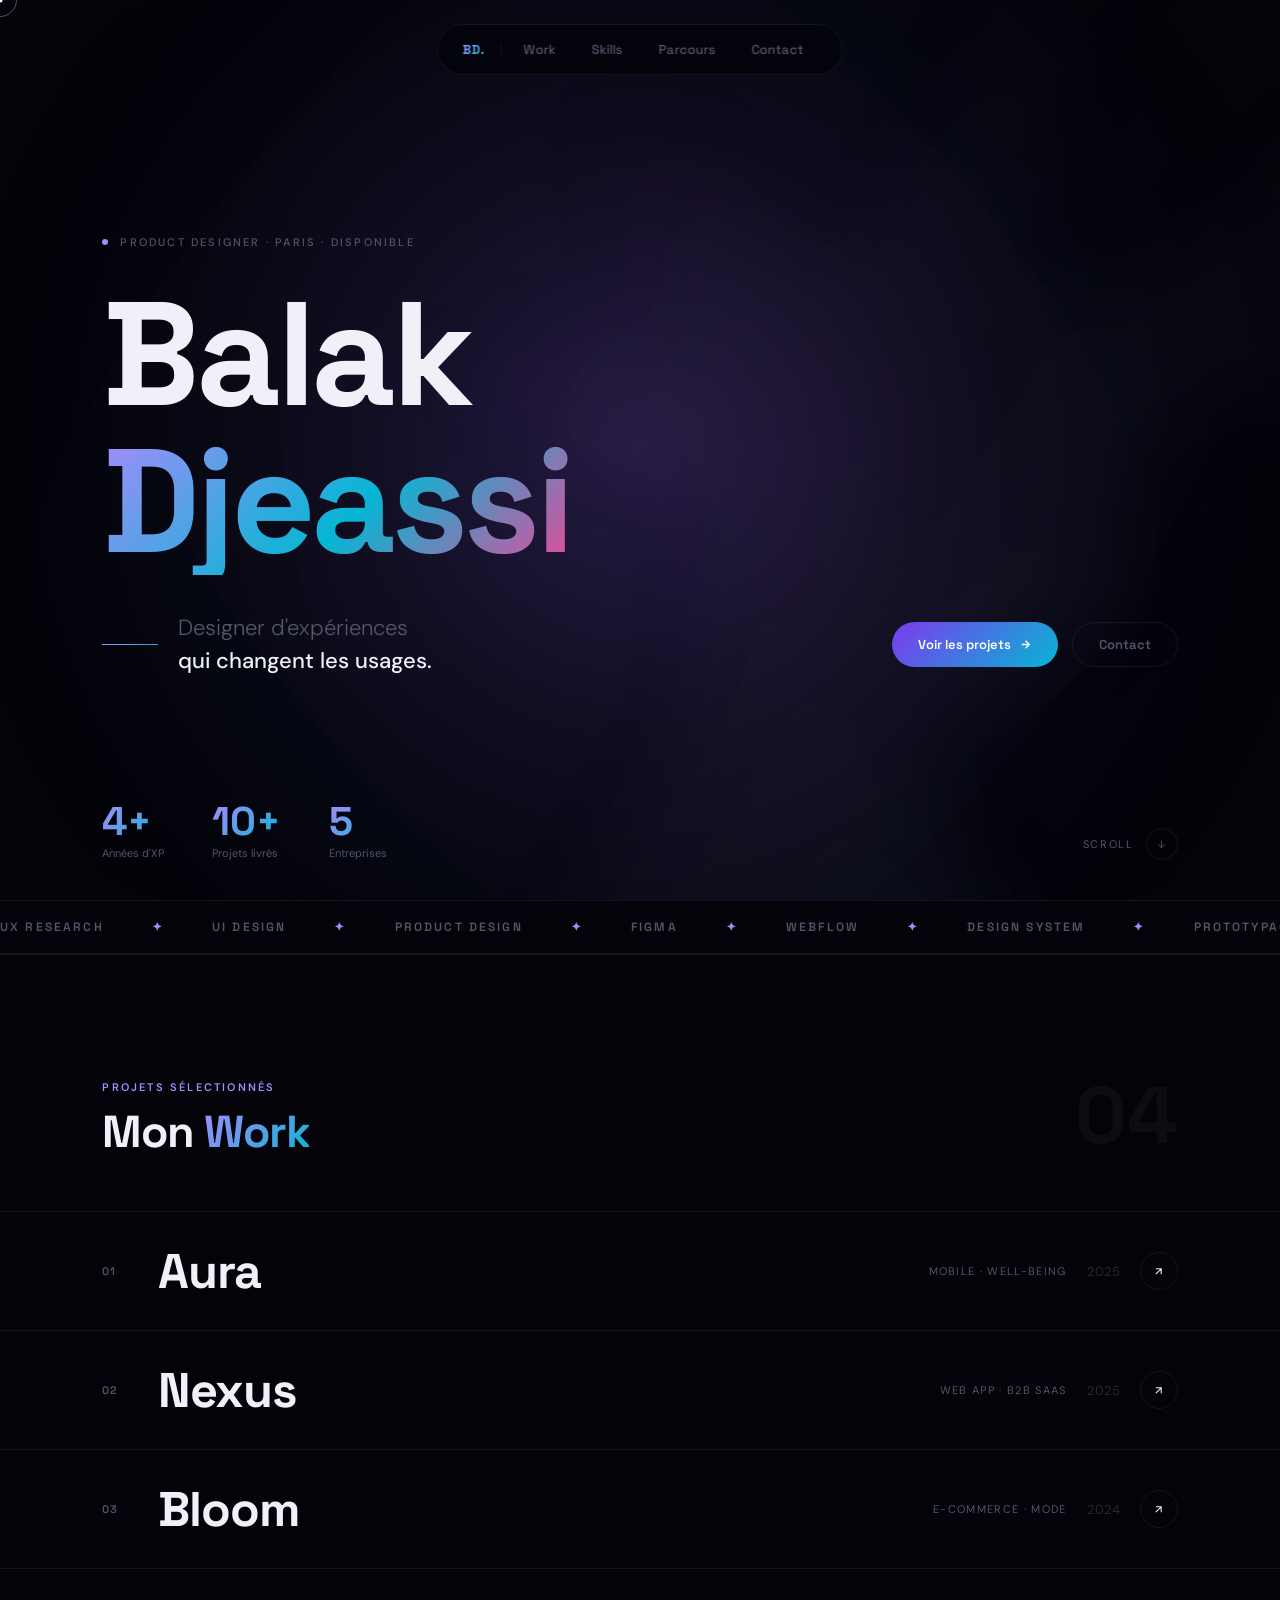
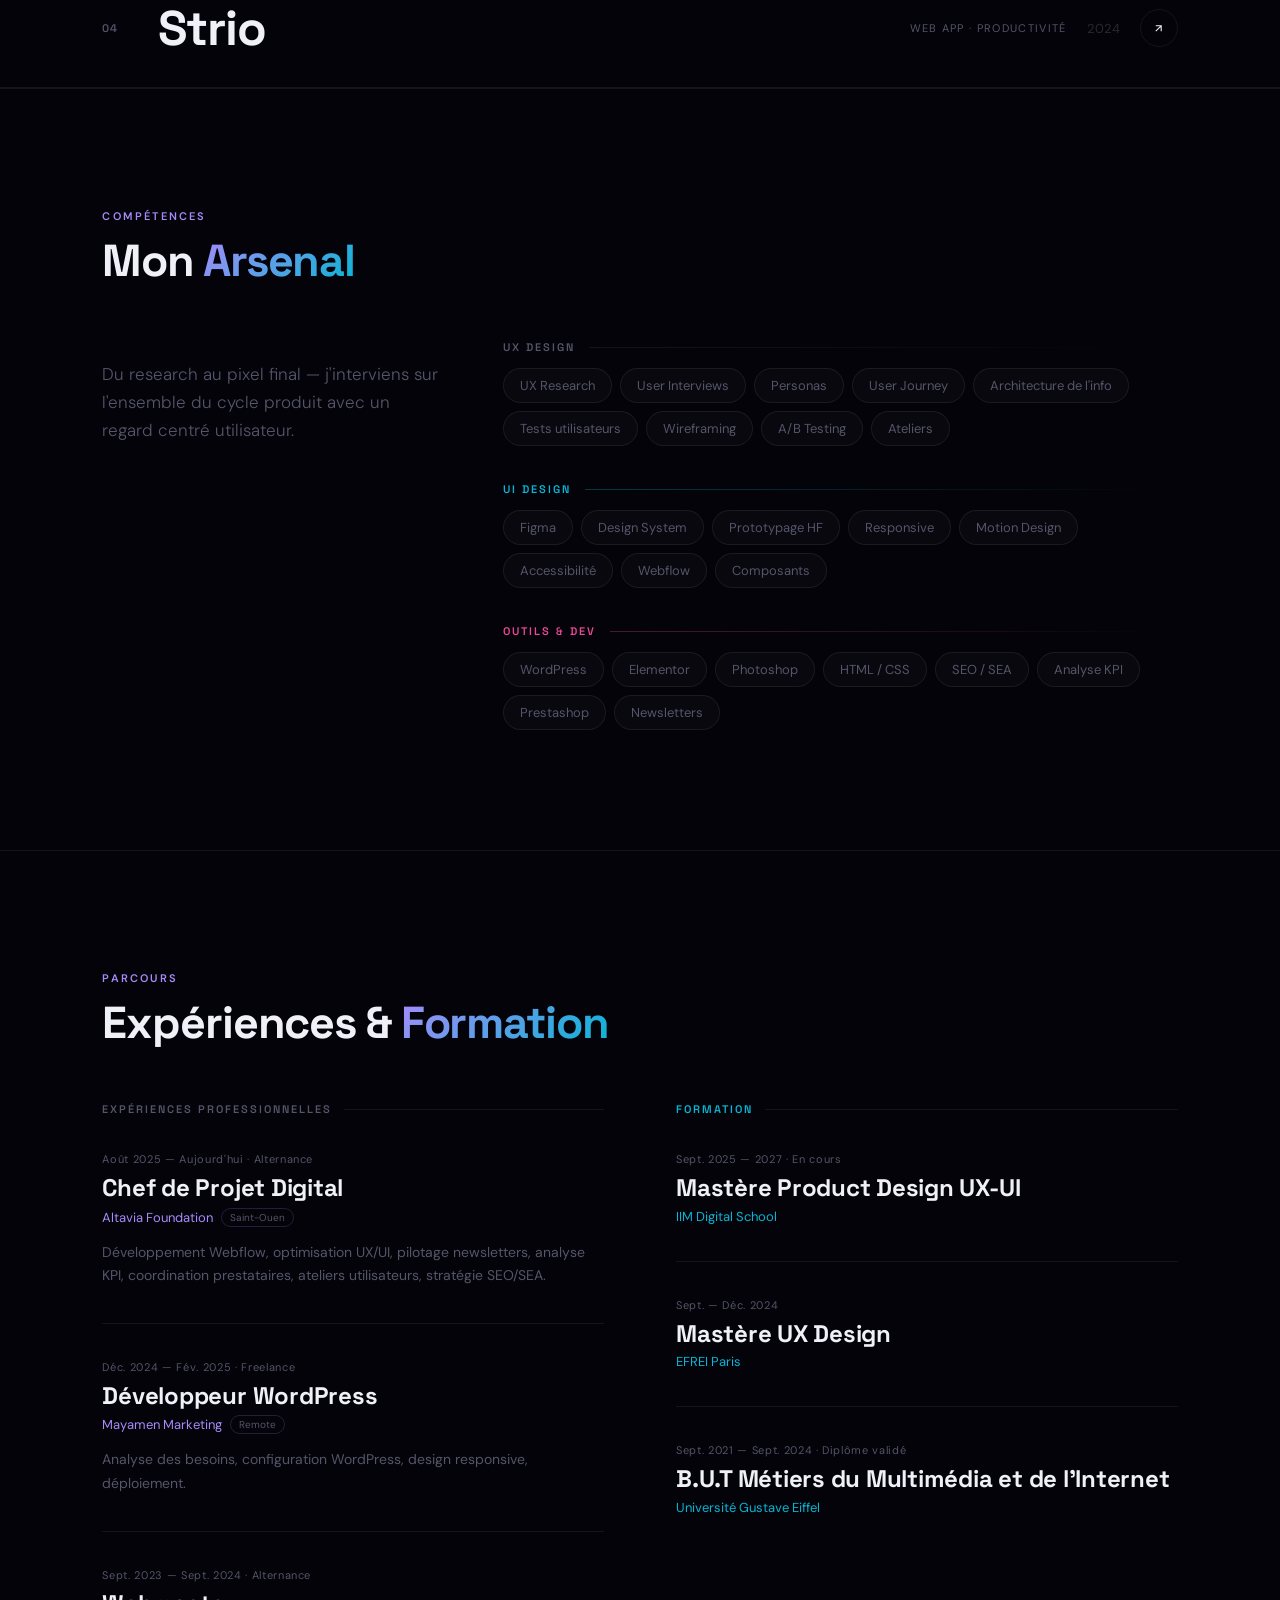
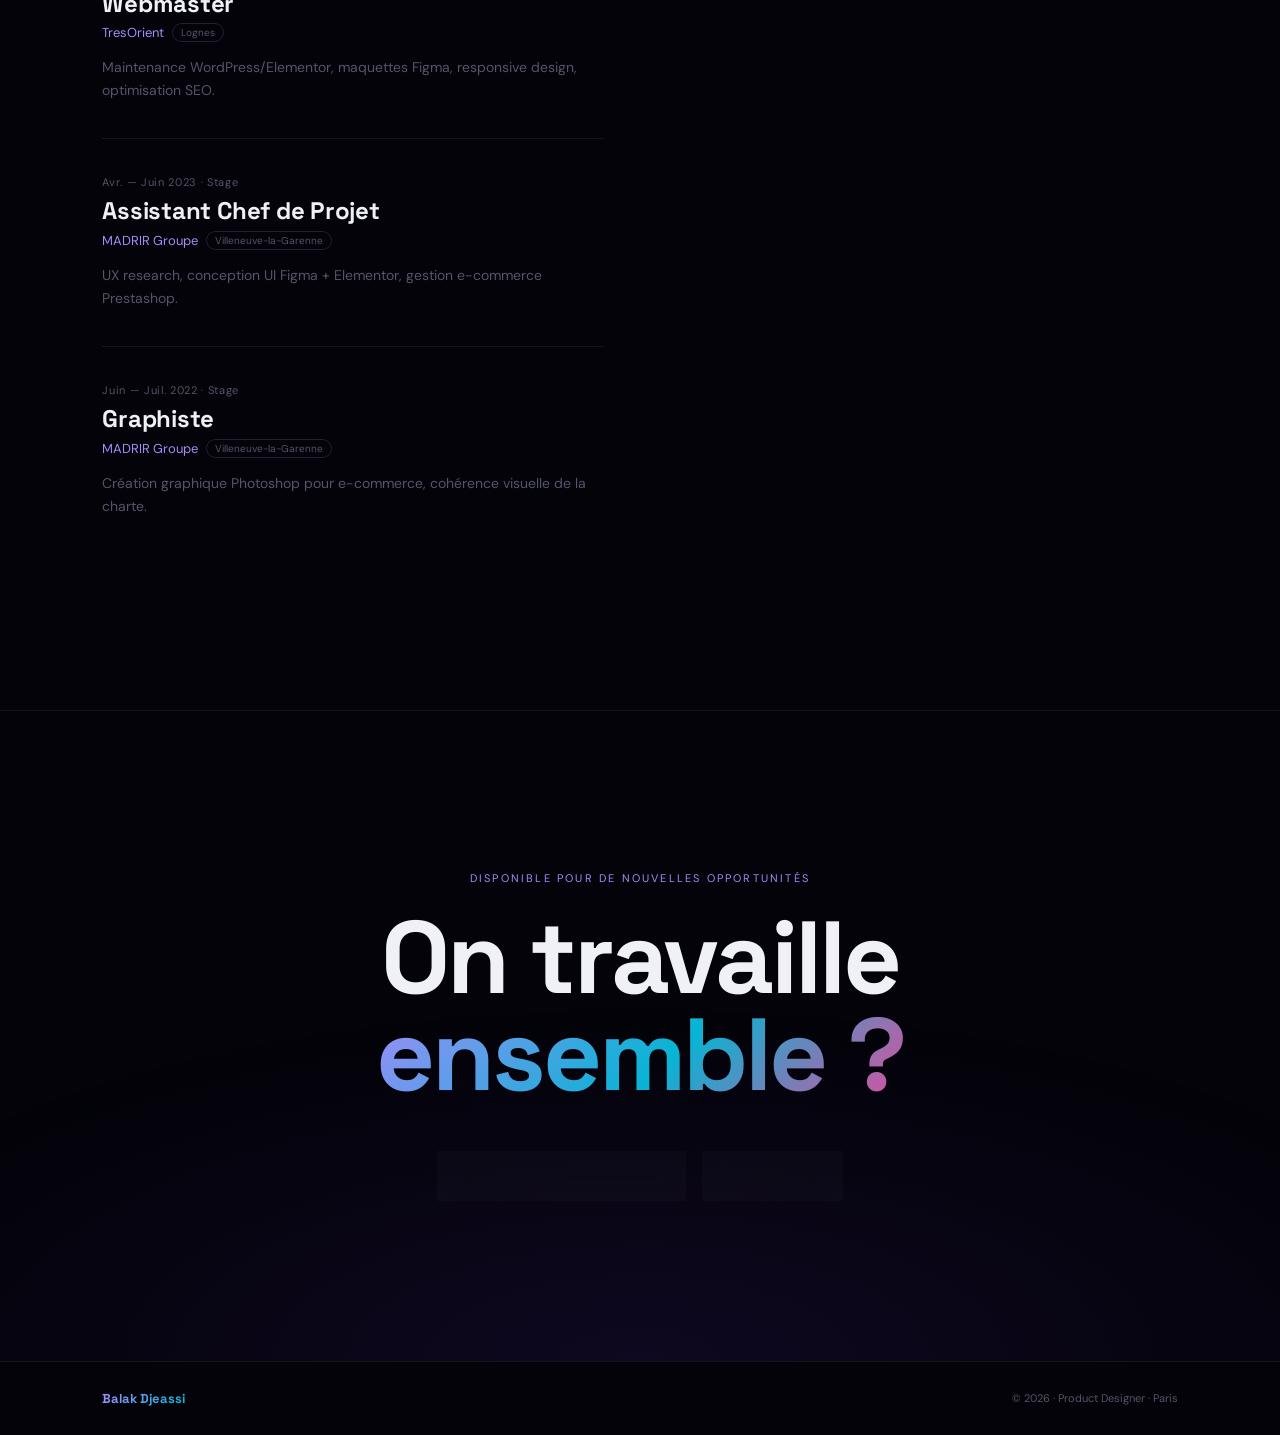
<file: portfolio-v2/index.html>
<!DOCTYPE html>
<html lang="fr">
<head>
  <meta charset="UTF-8"/>
  <meta name="viewport" content="width=device-width, initial-scale=1.0"/>
  <title>Balak Djeassi — Product Designer</title>
  <link rel="preconnect" href="https://fonts.googleapis.com"/>
  <link rel="preconnect" href="https://fonts.gstatic.com" crossorigin/>
  <link href="https://fonts.googleapis.com/css2?family=Space+Grotesk:wght@300;400;500;600;700&family=DM+Sans:opsz,wght@9..40,300;9..40,400;9..40,500&display=swap" rel="stylesheet"/>
  <style>
    /* ── TOKENS ── */
    :root {
      --bg:       #030309;
      --surface:  rgba(255,255,255,0.025);
      --border:   rgba(255,255,255,0.07);
      --text:     #f0f0f8;
      --muted:    #55556a;
      --violet:   #7c3aed;
      --violet-l: #a78bfa;
      --cyan:     #06b6d4;
      --pink:     #ec4899;
      --ease:     cubic-bezier(0.16,1,0.3,1);
      --hero-fs:  clamp(70px,11.5vw,168px);
      --s2xl:     clamp(32px,3.5vw,52px);
    }
    *,*::before,*::after{margin:0;padding:0;box-sizing:border-box;}
    html{scroll-behavior:smooth;}
    body{background:var(--bg);color:var(--text);font-family:'DM Sans',sans-serif;overflow-x:hidden;cursor:none;}

    /* ── CURSOR ── */
    #cur{position:fixed;top:0;left:0;z-index:9999;pointer-events:none;}
    #cur-dot{width:5px;height:5px;border-radius:50%;background:#fff;position:absolute;transform:translate(-50%,-50%);}
    #cur-ring{
      width:34px;height:34px;border-radius:50%;
      border:1px solid rgba(167,139,250,.5);
      position:absolute;transform:translate(-50%,-50%);
      display:flex;align-items:center;justify-content:center;
      transition:width .35s var(--ease),height .35s var(--ease),border-color .3s,background .3s;
    }
    #cur-lbl{font-family:'Space Grotesk',sans-serif;font-size:9px;font-weight:700;letter-spacing:.12em;color:#fff;opacity:0;transition:opacity .2s;text-transform:uppercase;white-space:nowrap;}
    body.cv #cur-ring{width:76px;height:76px;border-color:rgba(167,139,250,.9);background:rgba(124,58,237,.14);}
    body.cv #cur-lbl{opacity:1;}
    body.cl #cur-ring{width:46px;height:46px;border-color:rgba(6,182,212,.7);}

    /* ── BG CANVAS ── */
    #bgc{position:fixed;inset:0;z-index:0;pointer-events:none;width:100%;height:100%;}

    /* ── BLOB SVG ── */
    #bsvg{position:fixed;top:0;left:0;width:100%;height:100vh;pointer-events:none;z-index:0;transition:opacity .6s;}

    /* ── INTRO ── */
    #intro{position:fixed;inset:0;z-index:8000;background:var(--bg);display:flex;align-items:center;justify-content:center;transition:opacity .9s var(--ease),visibility .9s;}
    #intro.out{opacity:0;visibility:hidden;}
    .i-logo{font-family:'Space Grotesk',sans-serif;font-weight:700;font-size:20px;background:linear-gradient(135deg,var(--violet-l),var(--cyan));-webkit-background-clip:text;-webkit-text-fill-color:transparent;opacity:0;animation:fup .6s .3s var(--ease) forwards;}

    /* ── NAV ── */
    nav{position:fixed;top:24px;left:50%;transform:translateX(-50%);z-index:1000;display:flex;align-items:center;gap:8px;background:rgba(3,3,9,.8);border:1px solid var(--border);backdrop-filter:blur(24px) saturate(1.5);padding:10px 24px;border-radius:100px;}
    .nb{font-family:'Space Grotesk',sans-serif;font-weight:700;font-size:13px;background:linear-gradient(135deg,var(--violet-l),var(--cyan));-webkit-background-clip:text;-webkit-text-fill-color:transparent;margin-right:8px;}
    .ns{width:1px;height:14px;background:var(--border);}
    nav a{font-family:'Space Grotesk',sans-serif;font-size:13px;font-weight:500;color:var(--muted);text-decoration:none;padding:6px 14px;border-radius:100px;transition:color .2s,background .2s;cursor:none;}
    nav a:hover{color:var(--text);background:rgba(255,255,255,.06);}

    /* ── HERO ── */
    #hero{min-height:100vh;display:grid;grid-template-rows:1fr auto;padding:0 8vw;padding-top:110px;position:relative;z-index:1;}
    .h-body{display:flex;flex-direction:column;justify-content:center;}
    .h-tag{display:inline-flex;align-items:center;gap:12px;font-size:11px;font-weight:500;letter-spacing:.2em;text-transform:uppercase;color:var(--muted);margin-bottom:32px;opacity:0;animation:fup .7s 1.1s var(--ease) forwards;}
    .h-dot{width:6px;height:6px;border-radius:50%;background:var(--violet-l);animation:pulse 2.4s ease-in-out infinite;}
    .h-name{font-family:'Space Grotesk',sans-serif;font-weight:700;font-size:var(--hero-fs);line-height:1;letter-spacing:-.03em;margin-bottom:36px;overflow:hidden;}
    .nl{display:block;overflow:hidden;}
    .nl span{display:inline-block;transform:translateY(105%);transition:transform .95s var(--ease);}
    .nl.vis span{transform:translateY(0);}
    .nl:nth-child(2) span{transition-delay:.13s;}
    .g{background:linear-gradient(135deg,var(--violet-l) 0%,var(--cyan) 55%,var(--pink) 100%);-webkit-background-clip:text;-webkit-text-fill-color:transparent;}
    .h-foot{display:flex;align-items:center;justify-content:space-between;opacity:0;animation:fup .8s 1.5s var(--ease) forwards;}
    .h-desc{display:flex;align-items:center;gap:20px;}
    .h-line{width:56px;height:1px;background:linear-gradient(90deg,var(--violet-l),var(--cyan));flex-shrink:0;}
    .h-sub{font-size:clamp(16px,2vw,22px);font-weight:300;color:var(--muted);line-height:1.5;}
    .h-sub strong{color:var(--text);font-weight:500;}
    .h-cta{display:flex;gap:14px;}
    .btn{display:inline-flex;align-items:center;gap:8px;font-family:'Space Grotesk',sans-serif;font-weight:600;font-size:13px;text-decoration:none;padding:13px 26px;border-radius:100px;cursor:none;will-change:transform;transition:transform .5s var(--ease),opacity .2s,box-shadow .3s;}
    .btn-p{background:linear-gradient(135deg,var(--violet),var(--cyan));color:#fff;}
    .btn-p:hover{opacity:.88;box-shadow:0 0 40px rgba(124,58,237,.4);}
    .btn-g{border:1px solid var(--border);color:var(--muted);}
    .btn-g:hover{border-color:rgba(167,139,250,.4);color:var(--text);}
    .h-bot{display:flex;justify-content:space-between;align-items:flex-end;padding-bottom:40px;opacity:0;animation:fup .8s 1.8s var(--ease) forwards;}
    .stats{display:flex;gap:48px;}
    .sv{font-family:'Space Grotesk',sans-serif;font-weight:700;font-size:40px;line-height:1;background:linear-gradient(135deg,var(--violet-l),var(--cyan));-webkit-background-clip:text;-webkit-text-fill-color:transparent;}
    .sl{font-size:11px;color:var(--muted);margin-top:4px;}
    .sh{display:flex;align-items:center;gap:12px;font-size:11px;letter-spacing:.15em;text-transform:uppercase;color:var(--muted);}
    .sa{width:32px;height:32px;border-radius:50%;border:1px solid var(--border);display:flex;align-items:center;justify-content:center;animation:bounce 2s ease-in-out infinite;}

    /* ── MARQUEE ── */
    .mq{border-top:1px solid var(--border);border-bottom:1px solid var(--border);padding:18px 0;overflow:hidden;position:relative;z-index:1;}
    .mq-t{display:flex;gap:48px;animation:mqs 26s linear infinite;width:max-content;}
    .mq-i{font-family:'Space Grotesk',sans-serif;font-size:12px;font-weight:600;letter-spacing:.18em;text-transform:uppercase;color:var(--muted);display:flex;align-items:center;gap:48px;white-space:nowrap;}
    .mq-s{color:var(--violet-l);}

    /* ── SECTION UTIL ── */
    section{position:relative;z-index:1;}
    .pad{padding:120px 8vw;}
    .stag{font-size:11px;font-weight:600;letter-spacing:.2em;text-transform:uppercase;color:var(--violet-l);margin-bottom:14px;}
    .stit{font-family:'Space Grotesk',sans-serif;font-weight:700;font-size:var(--s2xl);letter-spacing:-.025em;line-height:1.05;}
    .stit .hl{background:linear-gradient(135deg,var(--violet-l),var(--cyan));-webkit-background-clip:text;-webkit-text-fill-color:transparent;}

    /* ── WORK ── */
    #work{border-top:1px solid var(--border);}
    .wh{padding:120px 8vw 56px;display:flex;justify-content:space-between;align-items:flex-end;}
    .wc{font-family:'Space Grotesk',sans-serif;font-weight:700;font-size:80px;line-height:1;color:rgba(255,255,255,.04);}
    .pr{border-top:1px solid var(--border);padding:0 8vw;cursor:none;position:relative;overflow:hidden;transition:background .4s;}
    .pr::before{content:'';position:absolute;inset:0;opacity:0;transition:opacity .45s;pointer-events:none;}
    .pr1::before{background:radial-gradient(ellipse at 85% 50%,rgba(124,58,237,.09),transparent 60%);}
    .pr2::before{background:radial-gradient(ellipse at 85% 50%,rgba(6,182,212,.09),transparent 60%);}
    .pr3::before{background:radial-gradient(ellipse at 85% 50%,rgba(236,72,153,.09),transparent 60%);}
    .pr4::before{background:radial-gradient(ellipse at 85% 50%,rgba(249,115,22,.09),transparent 60%);}
    .pr:hover::before{opacity:1;}
    .pr:last-child{border-bottom:1px solid var(--border);}
    .rt{display:flex;align-items:center;padding:28px 0;gap:28px;}
    .rn{font-family:'Space Grotesk',sans-serif;font-size:11px;font-weight:600;color:var(--muted);width:28px;flex-shrink:0;letter-spacing:.08em;}
    .rnm{font-family:'Space Grotesk',sans-serif;font-weight:700;font-size:clamp(26px,3.8vw,54px);letter-spacing:-.02em;flex:1;transition:color .3s;}
    .pr1:hover .rnm{color:var(--violet-l);}
    .pr2:hover .rnm{color:var(--cyan);}
    .pr3:hover .rnm{color:var(--pink);}
    .pr4:hover .rnm{color:#fb923c;}
    .rm{display:flex;align-items:center;gap:20px;flex-shrink:0;}
    .rcat{font-size:11px;letter-spacing:.12em;text-transform:uppercase;color:var(--muted);}
    .ryr{font-size:13px;color:rgba(255,255,255,.15);}
    .rarr{width:38px;height:38px;border-radius:50%;border:1px solid var(--border);display:flex;align-items:center;justify-content:center;transition:border-color .3s,background .3s,transform .4s var(--ease);flex-shrink:0;}
    .pr:hover .rarr{border-color:rgba(167,139,250,.5);background:rgba(124,58,237,.1);transform:rotate(45deg);}
    .rd{max-height:0;overflow:hidden;transition:max-height .55s var(--ease),padding .4s;}
    .pr:hover .rd{max-height:180px;padding-bottom:28px;}
    .rdi{padding-left:56px;display:flex;gap:48px;align-items:flex-start;}
    .rdesc{font-size:14px;line-height:1.7;color:var(--muted);max-width:460px;flex:1;}
    .rtags{display:flex;flex-wrap:wrap;gap:8px;}
    .rtag{font-size:11px;padding:4px 12px;border-radius:100px;border:1px solid var(--border);color:var(--muted);}

    /* ── SKILLS ── */
    #skills{border-top:1px solid var(--border);}
    .sk-lay{margin-top:56px;display:grid;grid-template-columns:1fr 2fr;gap:64px;align-items:start;}
    .sk-desc{font-size:17px;line-height:1.65;color:var(--muted);font-weight:300;margin-top:20px;}
    .sk-r{display:flex;flex-direction:column;gap:36px;}
    .sgt{font-family:'Space Grotesk',sans-serif;font-weight:600;font-size:11px;letter-spacing:.18em;text-transform:uppercase;color:var(--muted);margin-bottom:14px;display:flex;align-items:center;gap:14px;}
    .sgl{flex:1;height:1px;background:linear-gradient(90deg,var(--border),transparent);}
    .sgc{display:flex;flex-wrap:wrap;gap:8px;}
    .chip{font-size:13px;padding:8px 16px;border-radius:100px;border:1px solid var(--border);color:var(--muted);background:var(--surface);transition:border-color .25s,color .25s,background .25s,transform .3s var(--ease);cursor:none;}
    .chip:hover{transform:translateY(-3px);}
    .cv .chip:hover,.chip.v:hover{border-color:rgba(167,139,250,.5);color:var(--violet-l);background:rgba(124,58,237,.07);}
    .chip.c:hover{border-color:rgba(6,182,212,.5);color:var(--cyan);background:rgba(6,182,212,.07);}
    .chip.p:hover{border-color:rgba(236,72,153,.5);color:var(--pink);background:rgba(236,72,153,.07);}

    /* ── EXPERIENCE ── */
    #experience{border-top:1px solid var(--border);}
    .ex-grid{margin-top:56px;display:grid;grid-template-columns:1fr 1fr;gap:0 72px;}
    .ect{font-family:'Space Grotesk',sans-serif;font-weight:600;font-size:11px;letter-spacing:.18em;text-transform:uppercase;color:var(--muted);margin-bottom:36px;display:flex;align-items:center;gap:12px;}
    .ect::after{content:'';flex:1;height:1px;background:var(--border);}
    .ei{padding-bottom:36px;margin-bottom:36px;border-bottom:1px solid var(--border);opacity:0;transform:translateY(18px);transition:opacity .6s var(--ease),transform .6s var(--ease);}
    .ei.vis{opacity:1;transform:none;}
    .ei:last-child{border-bottom:none;}
    .ed{font-size:11px;color:var(--muted);letter-spacing:.06em;margin-bottom:8px;}
    .er{font-family:'Space Grotesk',sans-serif;font-weight:700;font-size:clamp(17px,2vw,24px);letter-spacing:-.01em;line-height:1.15;margin-bottom:6px;}
    .ec{font-size:13px;color:var(--violet-l);margin-bottom:14px;display:flex;align-items:center;gap:8px;}
    .ec-b{font-size:10px;padding:2px 8px;border-radius:100px;border:1px solid rgba(167,139,250,.2);color:var(--muted);}
    .ep{font-size:14px;line-height:1.65;color:var(--muted);}
    .edu{opacity:0;transform:translateY(18px);transition:opacity .6s var(--ease),transform .6s var(--ease);}
    .edu.vis{opacity:1;transform:none;}
    .edu+.edu{margin-top:36px;padding-top:36px;border-top:1px solid var(--border);}
    .edu .ec{color:var(--cyan);}

    /* ── CONTACT ── */
    #contact{border-top:1px solid var(--border);padding:160px 8vw;text-align:center;position:relative;overflow:hidden;}
    .cbg{position:absolute;inset:0;pointer-events:none;background:radial-gradient(ellipse 70% 55% at 50% 100%,rgba(124,58,237,.1),transparent);}
    .cpre{font-size:11px;letter-spacing:.2em;text-transform:uppercase;color:var(--violet-l);margin-bottom:24px;}
    .cht{font-family:'Space Grotesk',sans-serif;font-weight:700;font-size:clamp(46px,8vw,118px);letter-spacing:-.03em;line-height:.95;margin-bottom:48px;}
    .ca{display:flex;gap:16px;justify-content:center;flex-wrap:wrap;}
    .cl-a{display:inline-flex;align-items:center;gap:12px;font-family:'Space Grotesk',sans-serif;font-weight:600;font-size:13px;color:var(--text);text-decoration:none;border:1px solid var(--border);padding:15px 30px;border-radius:100px;background:var(--surface);backdrop-filter:blur(12px);transition:border-color .3s,background .3s,transform .4s var(--ease);cursor:none;}
    .cl-a:hover{border-color:rgba(167,139,250,.4);background:rgba(124,58,237,.08);transform:translateY(-4px);}

    /* ── FOOTER ── */
    footer{padding:28px 8vw;border-top:1px solid var(--border);display:flex;justify-content:space-between;align-items:center;position:relative;z-index:1;}
    .fb{font-family:'Space Grotesk',sans-serif;font-weight:700;font-size:13px;background:linear-gradient(135deg,var(--violet-l),var(--cyan));-webkit-background-clip:text;-webkit-text-fill-color:transparent;}
    .fr{font-size:11px;color:var(--muted);}

    /* ── REVEAL ── */
    .rev{opacity:0;transform:translateY(26px);transition:opacity .7s var(--ease),transform .7s var(--ease);}
    .rev.vis{opacity:1;transform:none;}
    .rev.d1{transition-delay:.1s;}.rev.d2{transition-delay:.2s;}.rev.d3{transition-delay:.3s;}

    /* ── KEYFRAMES ── */
    @keyframes fup{from{opacity:0;transform:translateY(14px);}to{opacity:1;transform:none;}}
    @keyframes pulse{0%,100%{opacity:1;transform:scale(1);}50%{opacity:.35;transform:scale(.65);}}
    @keyframes bounce{0%,100%{transform:translateY(0);}50%{transform:translateY(5px);}}
    @keyframes mqs{from{transform:translateX(0);}to{transform:translateX(-50%);}}
  </style>
</head>
<body>

<!-- INTRO -->
<div id="intro"><span class="i-logo">BD.</span></div>

<!-- CURSOR -->
<div id="cur"><div id="cur-dot"></div><div id="cur-ring"><span id="cur-lbl"></span></div></div>

<!-- BG -->
<canvas id="bgc"></canvas>

<!-- BLOB -->
<svg id="bsvg" viewBox="0 0 1400 900" preserveAspectRatio="xMidYMid slice">
  <defs>
    <radialGradient id="bg1" cx="50%" cy="50%" r="50%">
      <stop offset="0%" stop-color="#7c3aed" stop-opacity=".28"/>
      <stop offset="45%" stop-color="#06b6d4" stop-opacity=".12"/>
      <stop offset="100%" stop-color="#ec4899" stop-opacity="0"/>
    </radialGradient>
    <filter id="bf"><feGaussianBlur stdDeviation="48"/></filter>
  </defs>
  <path id="bp" fill="url(#bg1)" filter="url(#bf)"/>
</svg>

<!-- NAV -->
<nav>
  <span class="nb">BD.</span>
  <div class="ns"></div>
  <a href="#work">Work</a>
  <a href="#skills">Skills</a>
  <a href="#experience">Parcours</a>
  <a href="#contact">Contact</a>
</nav>

<!-- HERO -->
<section id="hero">
  <div class="h-body">
    <div class="h-tag"><div class="h-dot"></div>Product Designer · Paris · Disponible</div>
    <h1 class="h-name">
      <span class="nl"><span>Balak</span></span>
      <span class="nl"><span class="g">Djeassi</span></span>
    </h1>
    <div class="h-foot">
      <div class="h-desc">
        <div class="h-line"></div>
        <p class="h-sub">Designer d'expériences<br/><strong>qui changent les usages.</strong></p>
      </div>
      <div class="h-cta">
        <a href="#work" class="btn btn-p mag">Voir les projets <svg width="13" height="13" viewBox="0 0 24 24" fill="none" stroke="currentColor" stroke-width="2.5"><path d="M5 12h14M12 5l7 7-7 7"/></svg></a>
        <a href="#contact" class="btn btn-g mag">Contact</a>
      </div>
    </div>
  </div>
  <div class="h-bot">
    <div class="stats">
      <div><div class="sv">4+</div><div class="sl">Années d'XP</div></div>
      <div><div class="sv">10+</div><div class="sl">Projets livrés</div></div>
      <div><div class="sv">5</div><div class="sl">Entreprises</div></div>
    </div>
    <div class="sh">Scroll <div class="sa"><svg width="11" height="11" viewBox="0 0 24 24" fill="none" stroke="currentColor" stroke-width="2"><path d="M12 5v14M5 12l7 7 7-7"/></svg></div></div>
  </div>
</section>

<!-- MARQUEE -->
<div class="mq">
  <div class="mq-t">
    <div class="mq-i">UX Research <span class="mq-s">✦</span> UI Design <span class="mq-s">✦</span> Product Design <span class="mq-s">✦</span> Figma <span class="mq-s">✦</span> Webflow <span class="mq-s">✦</span> Design System <span class="mq-s">✦</span> Prototypage <span class="mq-s">✦</span> User Testing <span class="mq-s">✦</span></div>
    <div class="mq-i">UX Research <span class="mq-s">✦</span> UI Design <span class="mq-s">✦</span> Product Design <span class="mq-s">✦</span> Figma <span class="mq-s">✦</span> Webflow <span class="mq-s">✦</span> Design System <span class="mq-s">✦</span> Prototypage <span class="mq-s">✦</span> User Testing <span class="mq-s">✦</span></div>
  </div>
</div>

<!-- WORK -->
<section id="work">
  <div class="wh">
    <div><div class="stag rev">Projets sélectionnés</div><h2 class="stit rev d1">Mon <span class="hl">Work</span></h2></div>
    <div class="wc rev">04</div>
  </div>

  <div class="pr pr1 rev">
    <div class="rt"><span class="rn">01</span><span class="rnm">Aura</span>
      <div class="rm"><span class="rcat">Mobile · Well-being</span><span class="ryr">2025</span>
        <div class="rarr"><svg width="13" height="13" viewBox="0 0 24 24" fill="none" stroke="currentColor" stroke-width="2"><path d="M7 17L17 7M7 7h10v10"/></svg></div>
      </div>
    </div>
    <div class="rd"><div class="rdi"><p class="rdesc">Refonte complète d'une app de bien-être mental. UX research, architecture de l'information, design system et prototype haute fidélité iOS.</p>
      <div class="rtags"><span class="rtag">UX Research</span><span class="rtag">UI Design</span><span class="rtag">iOS</span><span class="rtag">Design System</span></div></div></div>
  </div>

  <div class="pr pr2 rev">
    <div class="rt"><span class="rn">02</span><span class="rnm">Nexus</span>
      <div class="rm"><span class="rcat">Web App · B2B SaaS</span><span class="ryr">2025</span>
        <div class="rarr"><svg width="13" height="13" viewBox="0 0 24 24" fill="none" stroke="currentColor" stroke-width="2"><path d="M7 17L17 7M7 7h10v10"/></svg></div>
      </div>
    </div>
    <div class="rd"><div class="rdi"><p class="rdesc">Dashboard analytics B2B — interface complexe de visualisation de données avec un design system scalable conçu from scratch.</p>
      <div class="rtags"><span class="rtag">Dashboard</span><span class="rtag">Data Viz</span><span class="rtag">Webflow</span><span class="rtag">Design System</span></div></div></div>
  </div>

  <div class="pr pr3 rev">
    <div class="rt"><span class="rn">03</span><span class="rnm">Bloom</span>
      <div class="rm"><span class="rcat">E-commerce · Mode</span><span class="ryr">2024</span>
        <div class="rarr"><svg width="13" height="13" viewBox="0 0 24 24" fill="none" stroke="currentColor" stroke-width="2"><path d="M7 17L17 7M7 7h10v10"/></svg></div>
      </div>
    </div>
    <div class="rd"><div class="rdi"><p class="rdesc">Refonte UX d'une marque de mode éco-responsable. User research, optimisation du parcours d'achat, tests A/B, +34% de conversion.</p>
      <div class="rtags"><span class="rtag">UX Audit</span><span class="rtag">A/B Testing</span><span class="rtag">Conversion</span></div></div></div>
  </div>

  <div class="pr pr4 rev">
    <div class="rt"><span class="rn">04</span><span class="rnm">Strio</span>
      <div class="rm"><span class="rcat">Web App · Productivité</span><span class="ryr">2024</span>
        <div class="rarr"><svg width="13" height="13" viewBox="0 0 24 24" fill="none" stroke="currentColor" stroke-width="2"><path d="M7 17L17 7M7 7h10v10"/></svg></div>
      </div>
    </div>
    <div class="rd"><div class="rdi"><p class="rdesc">App de gestion de projets repensée autour de l'humain. Ateliers utilisateurs, prototypage itératif et déploiement progressif avec mesure d'impact.</p>
      <div class="rtags"><span class="rtag">UX Research</span><span class="rtag">Ateliers</span><span class="rtag">Prototypage</span></div></div></div>
  </div>
</section>

<!-- SKILLS -->
<section id="skills" class="pad">
  <div class="rev"><div class="stag">Compétences</div></div>
  <h2 class="stit rev d1">Mon <span class="hl">Arsenal</span></h2>
  <div class="sk-lay">
    <div class="rev d1">
      <p class="sk-desc">Du research au pixel final — j'interviens sur l'ensemble du cycle produit avec un regard centré utilisateur.</p>
    </div>
    <div class="sk-r">
      <div class="rev">
        <div class="sgt">UX Design <div class="sgl"></div></div>
        <div class="sgc"><span class="chip v">UX Research</span><span class="chip v">User Interviews</span><span class="chip v">Personas</span><span class="chip v">User Journey</span><span class="chip v">Architecture de l'info</span><span class="chip v">Tests utilisateurs</span><span class="chip v">Wireframing</span><span class="chip v">A/B Testing</span><span class="chip v">Ateliers</span></div>
      </div>
      <div class="rev d1">
        <div class="sgt" style="color:var(--cyan)">UI Design <div class="sgl" style="background:linear-gradient(90deg,rgba(6,182,212,.3),transparent)"></div></div>
        <div class="sgc"><span class="chip c">Figma</span><span class="chip c">Design System</span><span class="chip c">Prototypage HF</span><span class="chip c">Responsive</span><span class="chip c">Motion Design</span><span class="chip c">Accessibilité</span><span class="chip c">Webflow</span><span class="chip c">Composants</span></div>
      </div>
      <div class="rev d2">
        <div class="sgt" style="color:var(--pink)">Outils &amp; Dev <div class="sgl" style="background:linear-gradient(90deg,rgba(236,72,153,.3),transparent)"></div></div>
        <div class="sgc"><span class="chip p">WordPress</span><span class="chip p">Elementor</span><span class="chip p">Photoshop</span><span class="chip p">HTML / CSS</span><span class="chip p">SEO / SEA</span><span class="chip p">Analyse KPI</span><span class="chip p">Prestashop</span><span class="chip p">Newsletters</span></div>
      </div>
    </div>
  </div>
</section>

<!-- EXPERIENCE -->
<section id="experience" class="pad">
  <div class="rev"><div class="stag">Parcours</div></div>
  <h2 class="stit rev d1">Expériences &amp; <span class="hl">Formation</span></h2>
  <div class="ex-grid">
    <div>
      <div class="ect">Expériences professionnelles</div>
      <div class="ei"><div class="ed">Août 2025 — Aujourd'hui · Alternance</div><div class="er">Chef de Projet Digital</div><div class="ec">Altavia Foundation <span class="ec-b">Saint-Ouen</span></div><p class="ep">Développement Webflow, optimisation UX/UI, pilotage newsletters, analyse KPI, coordination prestataires, ateliers utilisateurs, stratégie SEO/SEA.</p></div>
      <div class="ei"><div class="ed">Déc. 2024 — Fév. 2025 · Freelance</div><div class="er">Développeur WordPress</div><div class="ec">Mayamen Marketing <span class="ec-b">Remote</span></div><p class="ep">Analyse des besoins, configuration WordPress, design responsive, déploiement.</p></div>
      <div class="ei"><div class="ed">Sept. 2023 — Sept. 2024 · Alternance</div><div class="er">Webmaster</div><div class="ec">TresOrient <span class="ec-b">Lognes</span></div><p class="ep">Maintenance WordPress/Elementor, maquettes Figma, responsive design, optimisation SEO.</p></div>
      <div class="ei"><div class="ed">Avr. — Juin 2023 · Stage</div><div class="er">Assistant Chef de Projet</div><div class="ec">MADRIR Groupe <span class="ec-b">Villeneuve-la-Garenne</span></div><p class="ep">UX research, conception UI Figma + Elementor, gestion e-commerce Prestashop.</p></div>
      <div class="ei"><div class="ed">Juin — Juil. 2022 · Stage</div><div class="er">Graphiste</div><div class="ec">MADRIR Groupe <span class="ec-b">Villeneuve-la-Garenne</span></div><p class="ep">Création graphique Photoshop pour e-commerce, cohérence visuelle de la charte.</p></div>
    </div>
    <div>
      <div class="ect" style="color:var(--cyan)">Formation</div>
      <div class="edu"><div class="ed">Sept. 2025 — 2027 · En cours</div><div class="er">Mastère Product Design UX-UI</div><div class="ec">IIM Digital School</div></div>
      <div class="edu"><div class="ed">Sept. — Déc. 2024</div><div class="er">Mastère UX Design</div><div class="ec">EFREI Paris</div></div>
      <div class="edu"><div class="ed">Sept. 2021 — Sept. 2024 · Diplôme validé</div><div class="er">B.U.T Métiers du Multimédia et de l'Internet</div><div class="ec">Université Gustave Eiffel</div></div>
    </div>
  </div>
</section>

<!-- CONTACT -->
<section id="contact">
  <div class="cbg"></div>
  <div class="cpre rev">Disponible pour de nouvelles opportunités</div>
  <h2 class="cht rev d1">On travaille<br/><span class="g">ensemble ?</span></h2>
  <div class="ca rev d2">
    <a href="mailto:balakumar.d@icloud.com" class="cl-a"><svg width="15" height="15" viewBox="0 0 24 24" fill="none" stroke="currentColor" stroke-width="2"><path d="M4 4h16c1.1 0 2 .9 2 2v12c0 1.1-.9 2-2 2H4c-1.1 0-2-.9-2-2V6c0-1.1.9-2 2-2z"/><polyline points="22,6 12,13 2,6"/></svg>balakumar.d@icloud.com</a>
    <a href="https://www.linkedin.com/in/balakumar-djeassittarame/" target="_blank" class="cl-a"><svg width="15" height="15" viewBox="0 0 24 24" fill="none" stroke="currentColor" stroke-width="2"><path d="M16 8a6 6 0 0 1 6 6v7h-4v-7a2 2 0 0 0-4 0v7h-4v-7a6 6 0 0 1 6-6z"/><rect x="2" y="9" width="4" height="12"/><circle cx="4" cy="4" r="2"/></svg>LinkedIn</a>
  </div>
</section>

<!-- FOOTER -->
<footer>
  <span class="fb">Balak Djeassi</span>
  <span class="fr">© 2026 · Product Designer · Paris</span>
</footer>

<script>
// ── PERLIN NOISE ──
const P=(()=>{
  const pm=new Uint8Array(512),a=Array.from({length:256},(_,i)=>i);
  for(let i=255;i>0;i--){const j=0|Math.random()*(i+1);[a[i],a[j]]=[a[j],a[i]];}
  for(let i=0;i<512;i++)pm[i]=a[i&255];
  const f=t=>t*t*t*(t*(t*6-15)+10),l=(a,b,t)=>a+t*(b-a);
  const g=(h,x,y)=>{h&=3;const u=h<2?x:y,v=h<2?y:x;return(h&1?-u:u)+(h&2?-v:v);};
  return(x,y)=>{
    const X=0|x&255,Y=0|y&255;x-=0|x;y-=0|y;
    const u=f(x),v=f(y),A=pm[X]+Y,B=pm[X+1]+Y;
    return l(l(g(pm[A],x,y),g(pm[B],x-1,y),u),l(g(pm[A+1],x,y-1),g(pm[B+1],x-1,y-1),u),v);
  };
})();

// ── BACKGROUND ──
const bgc=document.getElementById('bgc');
const bx=bgc.getContext('2d');
let W,H,mx=.5,my=.5,t=0;
const resize=()=>{W=bgc.width=innerWidth;H=bgc.height=innerHeight;};
resize(); addEventListener('resize',resize);
addEventListener('mousemove',e=>{mx=e.clientX/W;my=e.clientY/H;});

const orbs=[
  {px:0, py:8,  r:.55,col:[124,58,237], sp:.00011},
  {px:18,py:28, r:.50,col:[6,182,212],  sp:.00008},
  {px:4, py:48, r:.44,col:[236,72,153], sp:.00014},
  {px:36,py:4,  r:.37,col:[90,30,220],  sp:.00009},
];

(function draw(){
  t++;bx.clearRect(0,0,W,H);
  orbs.forEach(o=>{
    const nx=P(o.px+t*o.sp, o.py)*.32+.5;
    const ny=P(o.px, o.py+t*o.sp*.72)*.32+.5;
    const cx_=(nx+(mx-.5)*.04)*W, cy_=(ny+(my-.5)*.04)*H;
    const rad=o.r*Math.max(W,H);
    const [r,g,b]=o.col;
    const gr=bx.createRadialGradient(cx_,cy_,0,cx_,cy_,rad);
    gr.addColorStop(0,`rgba(${r},${g},${b},.085)`);
    gr.addColorStop(.5,`rgba(${r},${g},${b},.03)`);
    gr.addColorStop(1,`rgba(${r},${g},${b},0)`);
    bx.fillStyle=gr;
    bx.beginPath();
    bx.ellipse(cx_,cy_,rad*1.3,rad*.75,t*.0002+o.px,0,Math.PI*2);
    bx.fill();
  });
  requestAnimationFrame(draw);
})();

// ── MORPHING BLOB ──
const bp=document.getElementById('bp');
let bt=0;
function blobPts(cx,cy,r,n,time){
  const pts=[];
  for(let i=0;i<n;i++){
    const a=(i/n)*Math.PI*2;
    const noise=P(Math.cos(a)*1.9+time*.11,Math.sin(a)*1.9+time*.08);
    const rad=r+noise*r*.42;
    pts.push([cx+Math.cos(a)*rad,cy+Math.sin(a)*rad]);
  }
  return pts;
}
function catmull(pts){
  const n=pts.length;let d=`M${pts[0][0]} ${pts[0][1]} `;
  for(let i=0;i<n;i++){
    const p0=pts[(i-1+n)%n],p1=pts[i],p2=pts[(i+1)%n],p3=pts[(i+2)%n];
    d+=`C${p1[0]+(p2[0]-p0[0])/6} ${p1[1]+(p2[1]-p0[1])/6},${p2[0]-(p3[0]-p1[0])/6} ${p2[1]-(p3[1]-p1[1])/6},${p2[0]} ${p2[1]} `;
  }
  return d+'Z';
}
(function animBlob(){
  bt+=.0028;
  bp.setAttribute('d',catmull(blobPts(920,460,270,22,bt)));
  requestAnimationFrame(animBlob);
})();

// Fade blob on scroll
const bsvg=document.getElementById('bsvg');
addEventListener('scroll',()=>{
  const h=document.getElementById('hero').offsetHeight;
  bsvg.style.opacity=Math.max(0,1-scrollY/(h*.55));
});

// ── INTRO ──
addEventListener('load',()=>{
  setTimeout(()=>{
    document.getElementById('intro').classList.add('out');
    setTimeout(()=>{
      document.querySelectorAll('.nl').forEach((nl,i)=>setTimeout(()=>nl.classList.add('vis'),i*130));
    },200);
  },900);
});

// ── CURSOR ──
const dot_=document.getElementById('cur-dot'),ring_=document.getElementById('cur-ring'),lbl=document.getElementById('cur-lbl');
let mx2=0,my2=0,rx=0,ry=0;
addEventListener('mousemove',e=>{mx2=e.clientX;my2=e.clientY;});
(function animC(){
  rx+=(mx2-rx)*.13;ry+=(my2-ry)*.13;
  dot_.style.cssText=`left:${mx2}px;top:${my2}px;`;
  ring_.style.cssText=`left:${rx}px;top:${ry}px;`;
  requestAnimationFrame(animC);
})();
document.querySelectorAll('.pr').forEach(r=>{
  r.addEventListener('mouseenter',()=>{document.body.classList.add('cv');lbl.textContent='VOIR';});
  r.addEventListener('mouseleave',()=>{document.body.classList.remove('cv');lbl.textContent='';});
});
document.querySelectorAll('a,.btn,.chip').forEach(el=>{
  el.addEventListener('mouseenter',()=>document.body.classList.add('cl'));
  el.addEventListener('mouseleave',()=>document.body.classList.remove('cl'));
});

// ── MAGNETIC BUTTONS ──
document.querySelectorAll('.mag').forEach(b=>{
  b.addEventListener('mousemove',e=>{
    const r=b.getBoundingClientRect();
    const x=e.clientX-r.left-r.width/2,y=e.clientY-r.top-r.height/2;
    b.style.transition='transform .1s,opacity .2s,box-shadow .3s';
    b.style.transform=`translate(${x*.22}px,${y*.22}px)`;
  });
  b.addEventListener('mouseleave',()=>{
    b.style.transition='transform .6s cubic-bezier(.16,1,.3,1),opacity .2s,box-shadow .3s';
    b.style.transform='';
  });
});

// ── SCROLL REVEAL ──
const obs=new IntersectionObserver(e=>e.forEach(e=>e.isIntersecting&&e.target.classList.add('vis')),{threshold:.1});
document.querySelectorAll('.rev,.ei,.edu').forEach(el=>obs.observe(el));

// ── HERO PARALLAX ──
addEventListener('scroll',()=>{
  const n=document.querySelector('.h-name');
  if(n)n.style.transform=`translateY(${scrollY*.1}px)`;
});
</script>
</body>
</html>
</file>
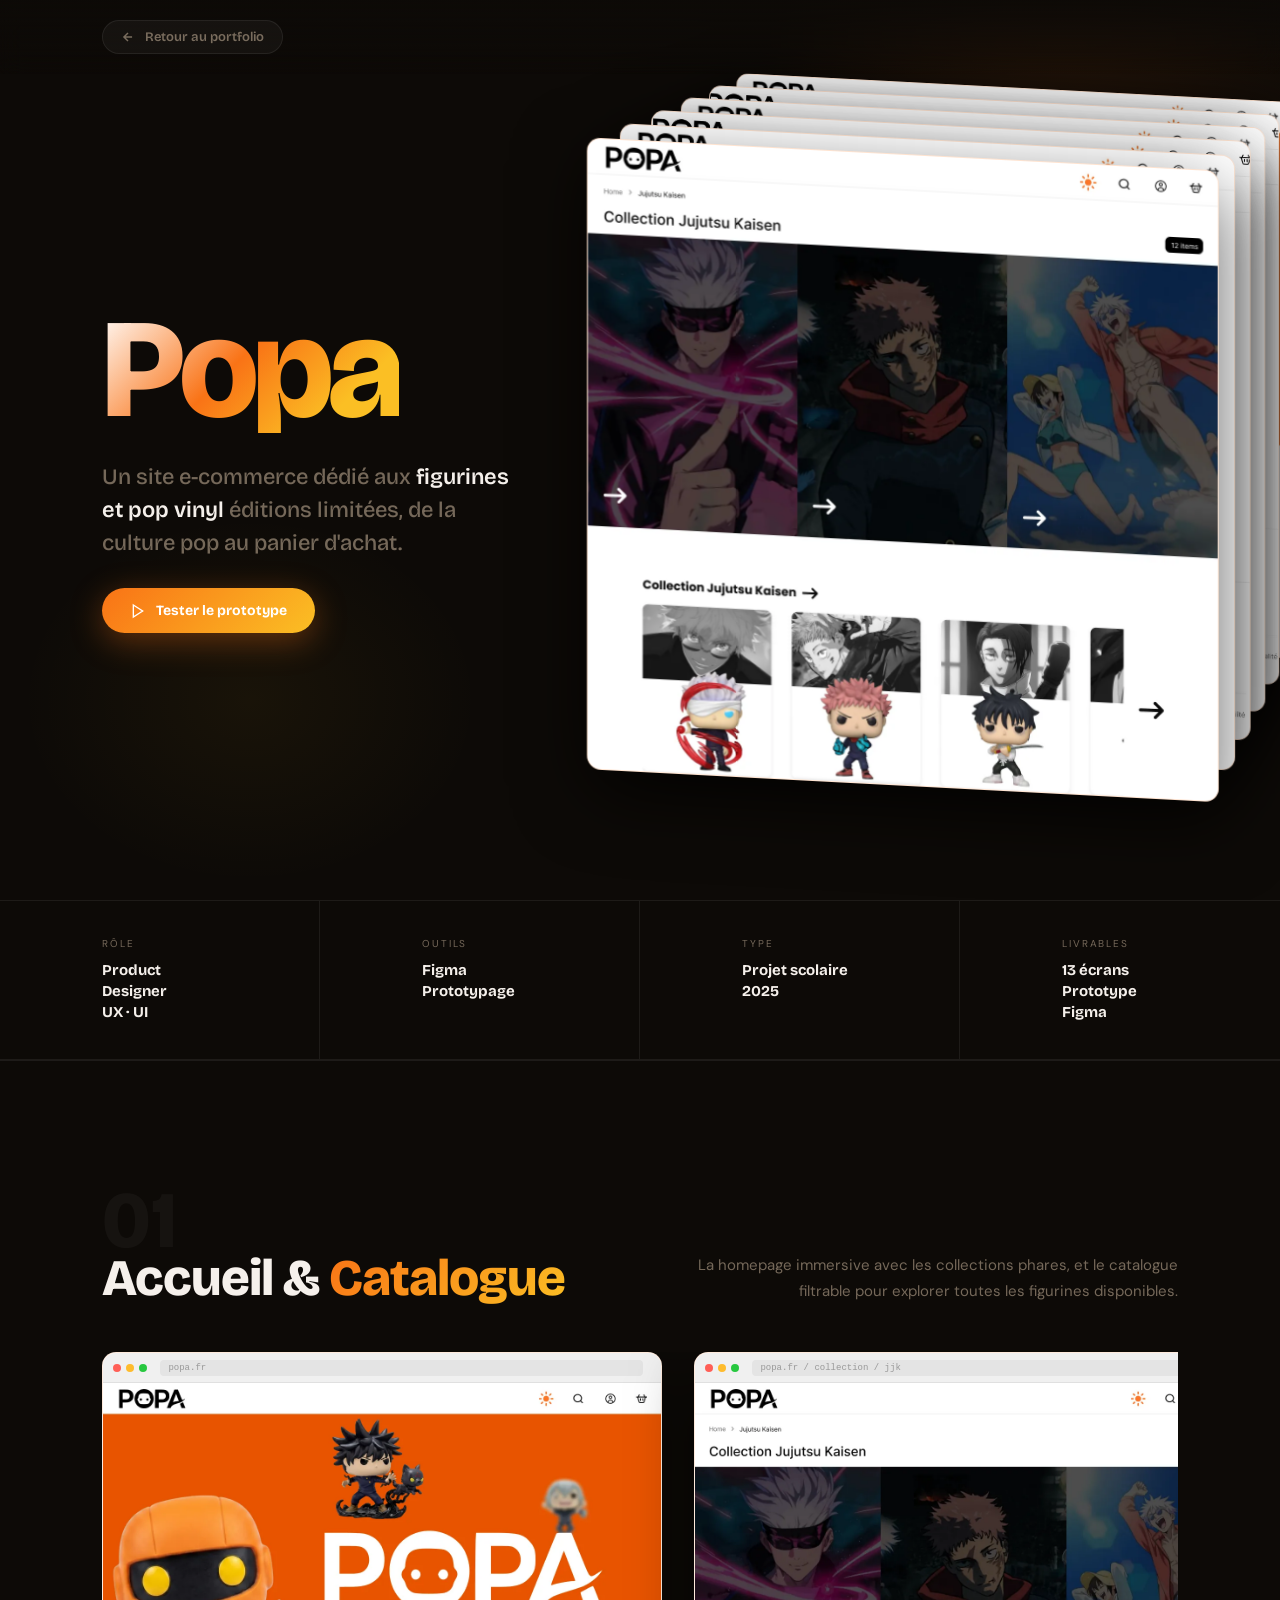
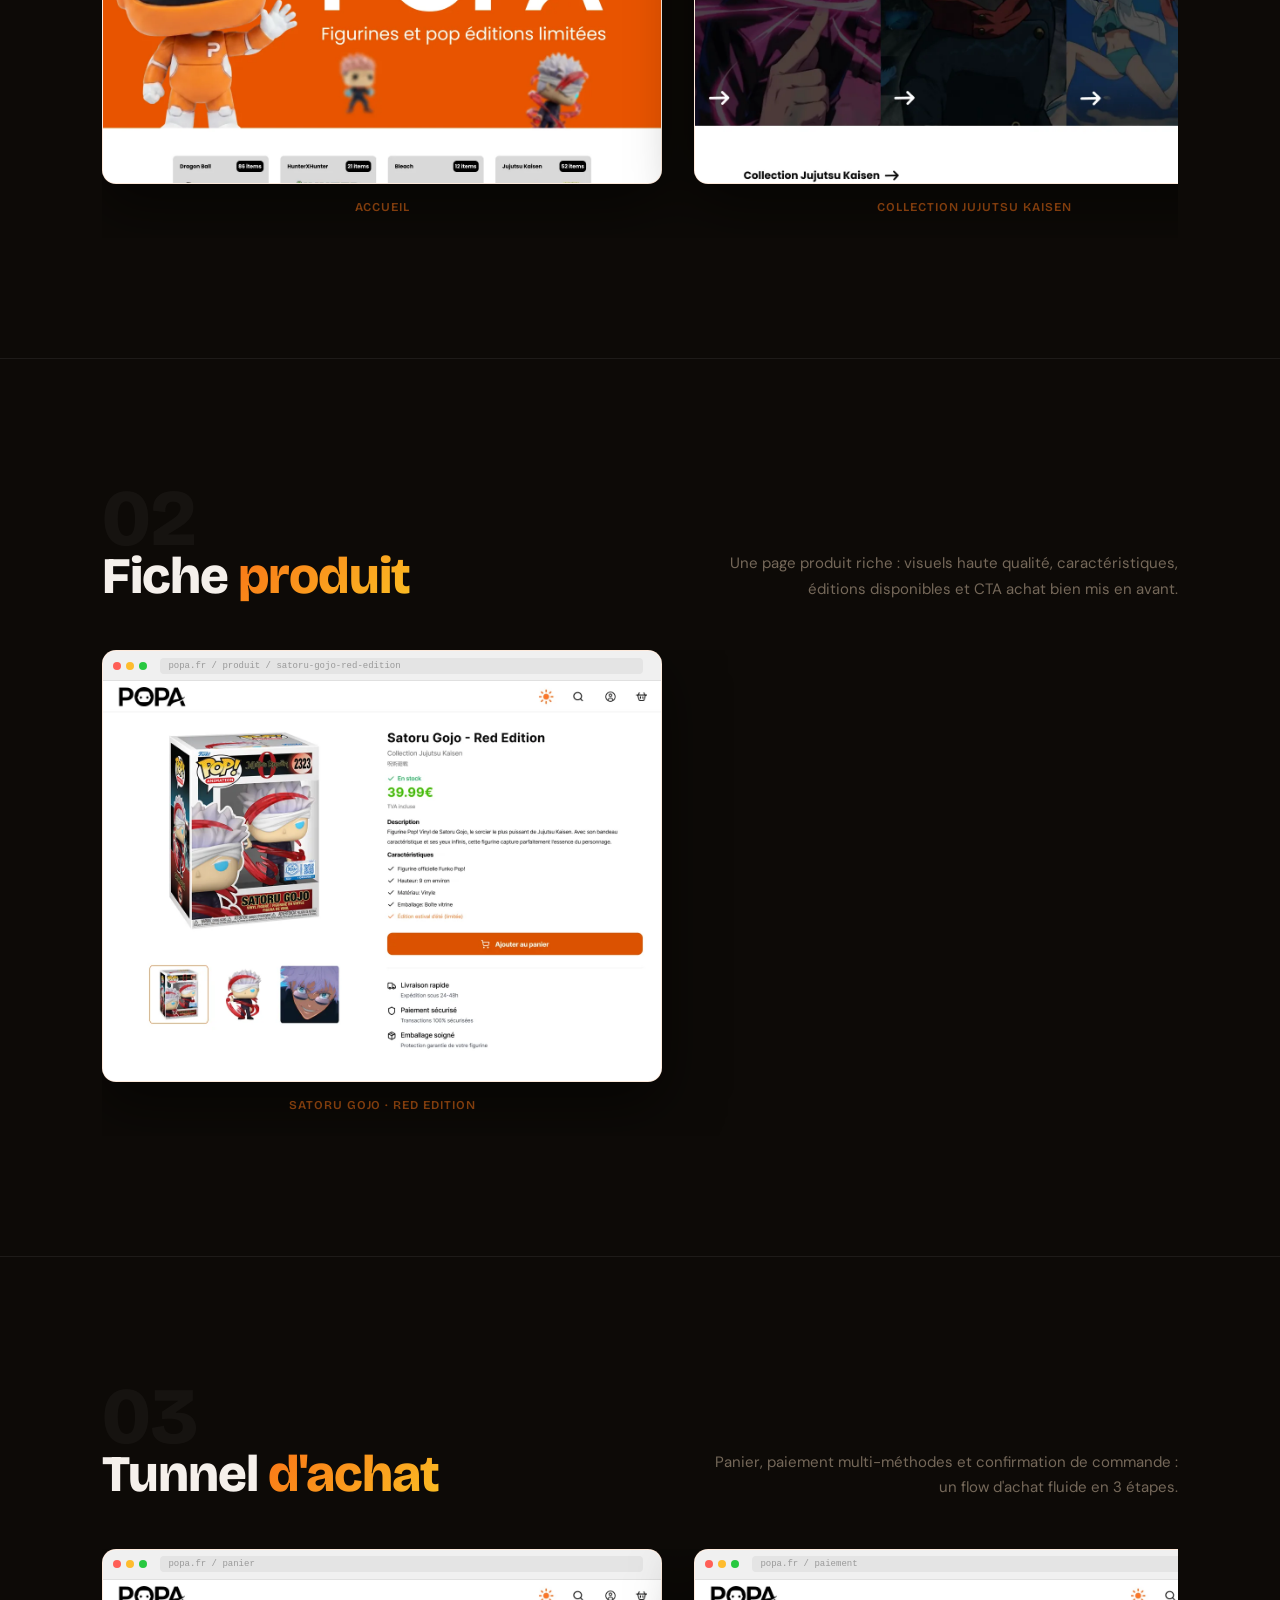
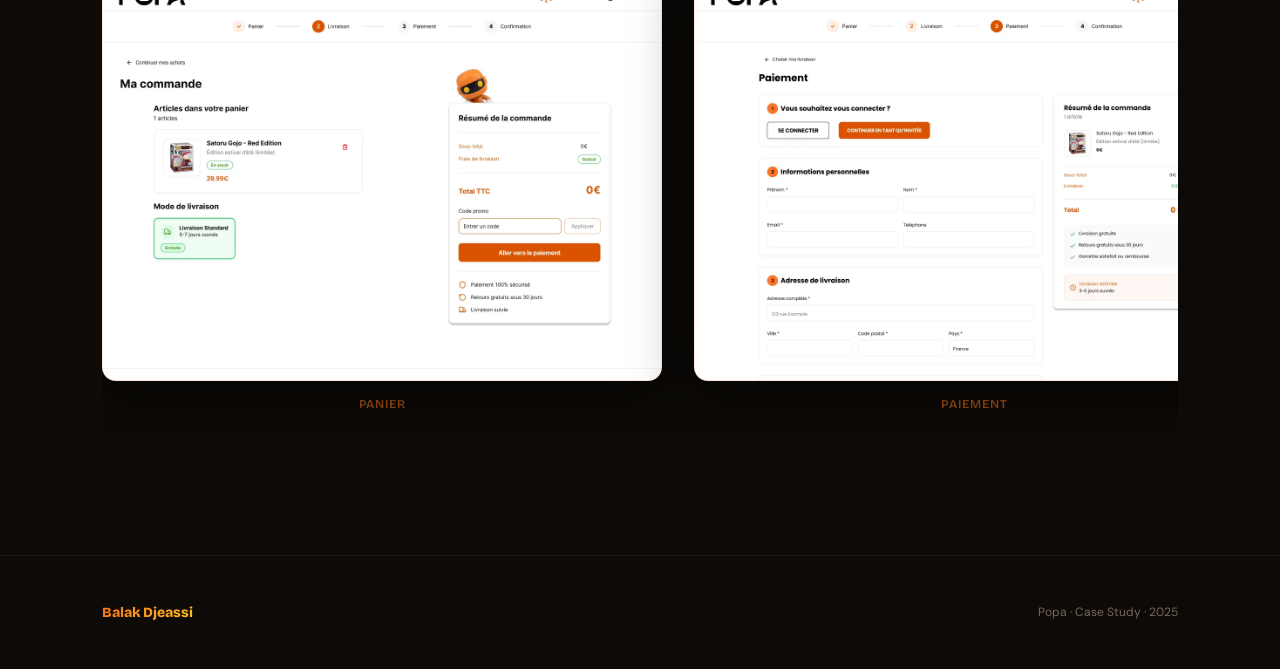
<file: portfolio/popa/index.html>
<!DOCTYPE html>
<html lang="fr">
<head>
  <meta charset="UTF-8"/>
  <meta name="viewport" content="width=device-width, initial-scale=1.0"/>
  <title>Popa · Balak Djeassi</title>
  <link rel="preconnect" href="https://fonts.googleapis.com"/>
  <link rel="preconnect" href="https://fonts.gstatic.com" crossorigin/>
  <link href="https://fonts.googleapis.com/css2?family=Bricolage+Grotesque:opsz,wght@12..96,400;12..96,600;12..96,700;12..96,800&family=DM+Sans:opsz,wght@9..40,300;9..40,400;9..40,500&display=swap" rel="stylesheet"/>
  <script src="https://cdn.jsdelivr.net/npm/gsap@3.12.5/dist/gsap.min.js"></script>
  <style>
    *, *::before, *::after { margin:0; padding:0; box-sizing:border-box; }
    :root {
      --orange: #F97316; --amber: #FBBF24;
      --bg: #0d0a07; --border: rgba(255,255,255,0.07);
      --text: #f5f0eb; --muted: rgba(245,220,190,0.45);
      --ease: cubic-bezier(0.16,1,0.3,1);
    }
    html { scroll-behavior: smooth; }
    body { background: var(--bg); color: var(--text); font-family: 'DM Sans', sans-serif; overflow-x: hidden; }

    /* ── NAV ── */
    .cs-nav {
      position: fixed; top: 0; left: 0; right: 0; z-index: 100;
      display: flex; align-items: center; justify-content: space-between;
      padding: 20px 8vw;
      background: linear-gradient(180deg, rgba(13,10,7,0.95) 0%, transparent 100%);
      backdrop-filter: blur(12px);
    }
    .cs-back {
      display: inline-flex; align-items: center; gap: 10px;
      font-family: 'Bricolage Grotesque', sans-serif; font-size: 13px; font-weight: 600;
      color: var(--muted); text-decoration: none;
      border: 1px solid var(--border); padding: 8px 18px; border-radius: 100px;
      background: rgba(255,255,255,0.04);
      transition: color 0.2s, border-color 0.2s, background 0.2s;
    }
    .cs-back:hover { color: var(--text); border-color: rgba(255,255,255,0.2); background: rgba(255,255,255,0.07); }

    /* ── HERO ── */
    .cs-hero {
      min-height: 100vh;
      display: grid; grid-template-columns: 1fr 1.5fr;
      align-items: center;
      padding: 120px 4vw 80px 8vw;
      gap: 40px;
      position: relative; overflow: hidden;
    }
    .cs-glow1 { position: absolute; top: -20%; right: -10%; width: 700px; height: 700px; border-radius: 50%; background: radial-gradient(ellipse, rgba(249,115,22,0.1), transparent 65%); pointer-events: none; }
    .cs-glow2 { position: absolute; bottom: 0; left: 0; width: 500px; height: 400px; background: radial-gradient(ellipse, rgba(251,191,36,0.05), transparent 65%); pointer-events: none; }

    .cs-hero-left {
      display: flex; flex-direction: column; align-items: flex-start; gap: 28px;
      opacity: 0; animation: fadeUp 0.9s 0.2s var(--ease) forwards;
    }


    .cs-title {
      font-family: 'Bricolage Grotesque', sans-serif; font-weight: 800;
      font-size: clamp(72px, 11vw, 160px); letter-spacing: -0.04em; line-height: 0.9;
      background: linear-gradient(135deg, #fff 0%, var(--orange) 45%, var(--amber) 80%);
      -webkit-background-clip: text; -webkit-text-fill-color: transparent;
    }
    .cs-tagline {
      font-family: 'Bricolage Grotesque', sans-serif; font-weight: 500;
      font-size: clamp(16px, 1.8vw, 22px); color: var(--muted); max-width: 420px; line-height: 1.5;
    }
    .cs-tagline strong { color: var(--text); font-weight: 600; }

    /* Bouton prototype inline */
    .proto-btn {
      display: inline-flex; align-items: center; gap: 10px;
      font-family: 'Bricolage Grotesque', sans-serif; font-size: 14px; font-weight: 700;
      color: #fff; cursor: pointer; border: none;
      padding: 14px 28px; border-radius: 100px;
      background: linear-gradient(135deg, var(--orange), var(--amber));
      box-shadow: 0 8px 32px rgba(249,115,22,0.35);
      transition: transform 0.25s var(--ease), box-shadow 0.25s;
    }
    .proto-btn:hover { transform: translateY(-3px) scale(1.02); box-shadow: 0 12px 40px rgba(249,115,22,0.55); }

    /* ── CARD SWAP ── */
    .cs-hero-right {
      display: flex; align-items: center; justify-content: center;
      min-height: 600px;
      opacity: 0; animation: fadeUp 0.9s 0.45s var(--ease) forwards;
    }
    .card-swap-wrap {
      position: relative;
      width: min(720px, 100%); aspect-ratio: 1;
      perspective: 1400px;
      overflow: visible;
    }
    .card-swap-wrap .card {
      position: absolute;
      top: 50%; left: 50%;
      width: 97%; height: 97%;
      border-radius: 14px;
      border: 1px solid rgba(249,115,22,0.2);
      background: #fff;
      transform-style: preserve-3d;
      will-change: transform;
      backface-visibility: hidden;
      overflow: hidden;
      cursor: pointer;
      box-shadow: 0 24px 70px rgba(0,0,0,0.6);
    }
    .card-img {
      width: 100%; height: 100%;
      object-fit: cover; object-position: top center;
      display: block; pointer-events: none;
    }

    /* ── BRIEF STRIP ── */
    .cs-brief {
      border-top: 1px solid var(--border); border-bottom: 1px solid var(--border);
      display: grid; grid-template-columns: repeat(4,1fr);
      opacity: 0; animation: fadeUp 0.8s 0.7s var(--ease) forwards;
    }
    .cs-brief-item { padding: 36px 8vw; border-right: 1px solid var(--border); }
    .cs-brief-item:last-child { border-right: none; }
    .cs-brief-label { font-size: 10px; letter-spacing: 0.18em; text-transform: uppercase; color: var(--muted); margin-bottom: 10px; }
    .cs-brief-val { font-family: 'Bricolage Grotesque', sans-serif; font-weight: 700; font-size: 15px; color: var(--text); line-height: 1.4; }

    /* ── SECTIONS ── */
    .cs-section {
      padding: 120px 8vw; border-top: 1px solid var(--border);
      opacity: 0; transform: translateY(40px);
      transition: opacity 0.8s var(--ease), transform 0.8s var(--ease);
    }
    .cs-section.visible { opacity: 1; transform: none; }
    .cs-section-header { display: flex; align-items: flex-end; justify-content: space-between; margin-bottom: 48px; }
    .cs-section-num { font-family: 'Bricolage Grotesque', sans-serif; font-weight: 800; font-size: 80px; line-height: 1; color: rgba(255,255,255,0.04); margin-bottom: -8px; }
    .cs-section-title { font-family: 'Bricolage Grotesque', sans-serif; font-weight: 800; font-size: clamp(28px,4vw,52px); letter-spacing: -0.02em; line-height: 1; }
    .cs-section-title span { background: linear-gradient(135deg, var(--orange), var(--amber)); -webkit-background-clip: text; -webkit-text-fill-color: transparent; }
    .cs-section-desc { font-size: 15px; line-height: 1.7; color: var(--muted); max-width: 480px; text-align: right; }

    /* ── SCREENS GALLERY ── */
    .cs-screens {
      display: flex; gap: 32px;
      overflow-x: auto; padding-bottom: 24px;
      scrollbar-width: thin; scrollbar-color: rgba(249,115,22,0.3) transparent;
      -webkit-overflow-scrolling: touch;
    }
    .cs-screens::-webkit-scrollbar { height: 3px; }
    .cs-screens::-webkit-scrollbar-track { background: transparent; }
    .cs-screens::-webkit-scrollbar-thumb { background: rgba(249,115,22,0.3); border-radius: 2px; }

    .cs-screen-wrap {
      flex-shrink: 0; display: flex; flex-direction: column; align-items: center; gap: 16px;
      opacity: 0; transform: translateY(24px);
      transition: opacity 0.6s var(--ease), transform 0.6s var(--ease);
    }
    .cs-section.visible .cs-screen-wrap { opacity: 1; transform: translateY(0); }
    .cs-section.visible .cs-screen-wrap:nth-child(2) { transition-delay: 0.1s; }
    .cs-section.visible .cs-screen-wrap:nth-child(3) { transition-delay: 0.2s; }

    .cs-screen-browser {
      width: 560px; border-radius: 14px; overflow: hidden;
      border: 1px solid rgba(249,115,22,0.15);
      box-shadow: 0 20px 60px rgba(0,0,0,0.55);
      background: #fff;
    }
    .cs-screen-topbar {
      height: 30px; background: #f0f0f0; border-bottom: 1px solid #e0e0e0;
      display: flex; align-items: center; padding: 0 10px; gap: 5px; flex-shrink: 0;
    }
    .cs-screen-dot { width: 8px; height: 8px; border-radius: 50%; }
    .cs-screen-dot:nth-child(1) { background: #ff5f57; }
    .cs-screen-dot:nth-child(2) { background: #febc2e; }
    .cs-screen-dot:nth-child(3) { background: #28c840; }
    .cs-screen-url {
      flex: 1; margin: 0 8px; height: 16px; background: #e4e4e4;
      border-radius: 4px; font-size: 9px; color: #999;
      display: flex; align-items: center; padding: 0 8px; font-family: monospace;
    }
    .cs-screen-img {
      width: 100%; height: 400px;
      object-fit: cover; object-position: top;
      display: block;
    }
    .cs-screen-label {
      font-family: 'Bricolage Grotesque', sans-serif; font-size: 12px; font-weight: 600;
      letter-spacing: 0.08em; text-transform: uppercase;
      color: rgba(249,115,22,0.5);
    }

    /* ── OVERLAY ── */
    #proto-overlay {
      position: fixed; inset: 0; z-index: 9000;
      opacity: 0; visibility: hidden;
      transition: opacity 0.35s var(--ease), visibility 0.35s;
    }
    #proto-overlay.open { opacity: 1; visibility: visible; }
    .ov-backdrop { position: absolute; inset: 0; background: rgba(5,4,2,0.92); backdrop-filter: blur(12px); }
    .ov-panel {
      position: absolute; inset: 0; display: flex; flex-direction: column;
      transform: translateY(20px) scale(0.98); transition: transform 0.4s var(--ease);
    }
    #proto-overlay.open .ov-panel { transform: none; }
    .ov-bar {
      display: flex; align-items: center; justify-content: space-between;
      padding: 16px 28px; border-bottom: 1px solid var(--border);
      background: rgba(13,10,7,0.95); flex-shrink: 0;
    }
    .ov-bar-title {
      font-family: 'Bricolage Grotesque', sans-serif; font-weight: 700; font-size: 14px;
      background: linear-gradient(135deg, var(--orange), var(--amber));
      -webkit-background-clip: text; -webkit-text-fill-color: transparent;
    }
    .ov-close {
      width: 38px; height: 38px; border-radius: 50%; border: 1px solid var(--border);
      background: transparent; cursor: pointer; color: var(--muted);
      display: flex; align-items: center; justify-content: center; font-size: 18px;
      transition: border-color 0.2s, color 0.2s, background 0.2s;
    }
    .ov-close:hover { border-color: rgba(255,255,255,0.3); color: var(--text); background: rgba(255,255,255,0.05); }
    .ov-iframe { flex: 1; }
    .ov-iframe iframe { width: 100%; height: 100%; border: none; display: block; }

    /* ── FOOTER ── */
    .cs-footer { border-top: 1px solid var(--border); padding: 48px 8vw; display: flex; align-items: center; justify-content: space-between; }
    .cs-footer-name { font-family: 'Bricolage Grotesque', sans-serif; font-weight: 800; font-size: 14px; background: linear-gradient(135deg, var(--orange), var(--amber)); -webkit-background-clip: text; -webkit-text-fill-color: transparent; }
    .cs-footer-right { font-size: 12px; color: var(--muted); }

    @keyframes fadeUp { from{opacity:0;transform:translateY(24px);}to{opacity:1;transform:none;} }

    /* ── RESPONSIVE ── */
    @media (max-width: 1023px) {
      .cs-hero { grid-template-columns: 1fr; min-height: auto; padding: 120px 8vw 72px; gap: 56px; }
      .cs-hero-right { min-height: 0; justify-content: flex-start; padding-top: 40px; }
      .card-swap-wrap { width: min(560px, 74%); }
      .cs-brief { grid-template-columns: repeat(2, 1fr); }
      .cs-brief-item:nth-child(2) { border-right: none; }
      .cs-brief-item:nth-child(-n+2) { border-bottom: 1px solid var(--border); }
      .cs-section { padding: 88px 8vw; }
      .cs-section-header { flex-direction: column; align-items: flex-start; gap: 16px; margin-bottom: 36px; }
      .cs-section-desc { text-align: left; }
      /* Galerie : pleine largeur, défilement avec aimantation */
      .cs-screens { margin: 0 -8vw; padding: 0 8vw 20px; scroll-snap-type: x mandatory; scroll-padding: 0 8vw; gap: 20px; }
      .cs-screen-wrap { scroll-snap-align: start; }
      .cs-screen-browser { width: min(560px, 78vw); }
      .cs-screen-img { height: auto; aspect-ratio: 7 / 5; }
    }
    @media (max-width: 600px) {
      .cs-nav { padding: 14px 6vw; }
      .cs-back { padding: 8px 14px; font-size: 12px; }
      .cs-hero { padding: 104px 8vw 56px; gap: 40px; }
      .cs-hero-left { gap: 22px; }
      .cs-title { font-size: clamp(64px, 22vw, 120px); }
      .proto-btn { padding: 13px 22px; }
      .card-swap-wrap { width: 72%; }
      .cs-brief-item { padding: 24px 6vw; }
      .cs-section-num { font-size: 56px; }
      .cs-section { padding: 72px 8vw; }
      .cs-footer { flex-direction: column; gap: 8px; text-align: center; padding: 36px 8vw; }
      .ov-bar { padding: 12px 16px; }
    }
  </style>
</head>
<body>

  <nav class="cs-nav">
    <a href="../index.html" class="cs-back">
      <svg width="14" height="14" viewBox="0 0 24 24" fill="none" stroke="currentColor" stroke-width="2.5"><path d="M19 12H5M12 5l-7 7 7 7"/></svg>
      Retour au portfolio
    </a>
  </nav>

  <section class="cs-hero">
    <div class="cs-glow1"></div>
    <div class="cs-glow2"></div>

    <!-- Colonne gauche -->
    <div class="cs-hero-left">
      <h1 class="cs-title">Popa</h1>

      <p class="cs-tagline">Un site e-commerce dédié aux <strong>figurines et pop vinyl</strong> éditions limitées, de la culture pop au panier d'achat.</p>

      <button class="proto-btn" id="proto-trigger">
        <svg width="16" height="16" viewBox="0 0 24 24" fill="none" stroke="currentColor" stroke-width="2"><polygon points="5 3 19 12 5 21 5 3"/></svg>
        Tester le prototype
      </button>
    </div>

    <!-- Colonne droite — Card Swap -->
    <div class="cs-hero-right">
      <div class="card-swap-wrap" id="card-swap-wrap">

        <div class="card"><img src="Accueil.webp" class="card-img" alt="Accueil"/></div>
        <div class="card"><img src="JJK%20Collection.webp" class="card-img" alt="Collection"/></div>
        <div class="card"><img src="Page%20produit%20Satoru%20Gojo.webp" class="card-img" alt="Produit"/></div>
        <div class="card"><img src="Panier.webp" class="card-img" alt="Panier"/></div>
        <div class="card"><img src="Paiement.webp" class="card-img" alt="Paiement"/></div>
        <div class="card"><img src="Finalisation%20commande.webp" class="card-img" alt="Confirmation"/></div>

      </div>
    </div>
  </section>

  <div class="cs-brief">
    <div class="cs-brief-item"><div class="cs-brief-label">Rôle</div><div class="cs-brief-val">Product Designer<br/>UX · UI</div></div>
    <div class="cs-brief-item"><div class="cs-brief-label">Outils</div><div class="cs-brief-val">Figma<br/>Prototypage</div></div>
    <div class="cs-brief-item"><div class="cs-brief-label">Type</div><div class="cs-brief-val">Projet scolaire<br/>2025</div></div>
    <div class="cs-brief-item"><div class="cs-brief-label">Livrables</div><div class="cs-brief-val">13 écrans<br/>Prototype Figma</div></div>
  </div>

  <!-- 01 — Accueil & Catalogue -->
  <section class="cs-section" id="s-home">
    <div class="cs-section-header">
      <div>
        <div class="cs-section-num">01</div>
        <h2 class="cs-section-title">Accueil &amp; <span>Catalogue</span></h2>
      </div>
      <p class="cs-section-desc">La homepage immersive avec les collections phares, et le catalogue filtrable pour explorer toutes les figurines disponibles.</p>
    </div>
    <div class="cs-screens">
      <div class="cs-screen-wrap">
        <div class="cs-screen-browser">
          <div class="cs-screen-topbar">
            <div class="cs-screen-dot"></div><div class="cs-screen-dot"></div><div class="cs-screen-dot"></div>
            <div class="cs-screen-url">popa.fr</div>
          </div>
          <img src="Accueil.webp" class="cs-screen-img" loading="lazy" decoding="async" alt="Accueil"/>
        </div>
        <span class="cs-screen-label">Accueil</span>
      </div>
      <div class="cs-screen-wrap">
        <div class="cs-screen-browser">
          <div class="cs-screen-topbar">
            <div class="cs-screen-dot"></div><div class="cs-screen-dot"></div><div class="cs-screen-dot"></div>
            <div class="cs-screen-url">popa.fr / collection / jjk</div>
          </div>
          <img src="JJK%20Collection.webp" class="cs-screen-img" loading="lazy" decoding="async" alt="Collection JJK"/>
        </div>
        <span class="cs-screen-label">Collection Jujutsu Kaisen</span>
      </div>
    </div>
  </section>

  <!-- 02 — Fiche Produit -->
  <section class="cs-section" id="s-product">
    <div class="cs-section-header">
      <div>
        <div class="cs-section-num">02</div>
        <h2 class="cs-section-title">Fiche <span>produit</span></h2>
      </div>
      <p class="cs-section-desc">Une page produit riche : visuels haute qualité, caractéristiques, éditions disponibles et CTA achat bien mis en avant.</p>
    </div>
    <div class="cs-screens">
      <div class="cs-screen-wrap">
        <div class="cs-screen-browser">
          <div class="cs-screen-topbar">
            <div class="cs-screen-dot"></div><div class="cs-screen-dot"></div><div class="cs-screen-dot"></div>
            <div class="cs-screen-url">popa.fr / produit / satoru-gojo-red-edition</div>
          </div>
          <img src="Page%20produit%20Satoru%20Gojo.webp" class="cs-screen-img" loading="lazy" decoding="async" alt="Fiche produit"/>
        </div>
        <span class="cs-screen-label">Satoru Gojo · Red Edition</span>
      </div>
    </div>
  </section>

  <!-- 03 — Tunnel d'achat -->
  <section class="cs-section" id="s-checkout">
    <div class="cs-section-header">
      <div>
        <div class="cs-section-num">03</div>
        <h2 class="cs-section-title">Tunnel <span>d'achat</span></h2>
      </div>
      <p class="cs-section-desc">Panier, paiement multi-méthodes et confirmation de commande : un flow d'achat fluide en 3 étapes.</p>
    </div>
    <div class="cs-screens">
      <div class="cs-screen-wrap">
        <div class="cs-screen-browser">
          <div class="cs-screen-topbar">
            <div class="cs-screen-dot"></div><div class="cs-screen-dot"></div><div class="cs-screen-dot"></div>
            <div class="cs-screen-url">popa.fr / panier</div>
          </div>
          <img src="Panier.webp" class="cs-screen-img" loading="lazy" decoding="async" alt="Panier"/>
        </div>
        <span class="cs-screen-label">Panier</span>
      </div>
      <div class="cs-screen-wrap">
        <div class="cs-screen-browser">
          <div class="cs-screen-topbar">
            <div class="cs-screen-dot"></div><div class="cs-screen-dot"></div><div class="cs-screen-dot"></div>
            <div class="cs-screen-url">popa.fr / paiement</div>
          </div>
          <img src="Paiement.webp" class="cs-screen-img" loading="lazy" decoding="async" alt="Paiement"/>
        </div>
        <span class="cs-screen-label">Paiement</span>
      </div>
      <div class="cs-screen-wrap">
        <div class="cs-screen-browser">
          <div class="cs-screen-topbar">
            <div class="cs-screen-dot"></div><div class="cs-screen-dot"></div><div class="cs-screen-dot"></div>
            <div class="cs-screen-url">popa.fr / confirmation</div>
          </div>
          <img src="Finalisation%20commande.webp" class="cs-screen-img" loading="lazy" decoding="async" alt="Confirmation"/>
        </div>
        <span class="cs-screen-label">Confirmation</span>
      </div>
    </div>
  </section>

  <footer class="cs-footer">
    <span class="cs-footer-name">Balak Djeassi</span>
    <span class="cs-footer-right">Popa · Case Study · 2025</span>
  </footer>

  <div id="proto-overlay">
    <div class="ov-backdrop" id="ov-backdrop"></div>
    <div class="ov-panel">
      <div class="ov-bar">
        <span class="ov-bar-title">Popa · Prototype interactif</span>
        <button class="ov-close" id="ov-close">✕</button>
      </div>
      <div class="ov-iframe"><iframe id="ov-iframe" allowfullscreen allow="clipboard-read; clipboard-write"></iframe></div>
    </div>
  </div>

  <script>
    // ── Prototype overlay ──
    const overlay = document.getElementById('proto-overlay');
    const ovIframe = document.getElementById('ov-iframe');
    const FIGMA = 'https://www.figma.com/embed?embed_host=share&url=' +
      encodeURIComponent('https://www.figma.com/proto/AMr5Q4Vwsa0FR4S53XTPBt/Balakumar_Djeassittarame_POPA?node-id=1-2&scaling=scale-down-width&page-id=0:1');

    function openOv()  { ovIframe.src = FIGMA; overlay.classList.add('open'); document.body.style.overflow = 'hidden'; }
    function closeOv() { overlay.classList.remove('open'); document.body.style.overflow = ''; setTimeout(() => { ovIframe.src = ''; }, 400); }

    document.getElementById('proto-trigger').addEventListener('click', openOv);
    document.getElementById('ov-close').addEventListener('click', closeOv);
    document.getElementById('ov-backdrop').addEventListener('click', closeOv);
    document.addEventListener('keydown', e => { if (e.key === 'Escape') closeOv(); });

    // ── Scroll reveal ──
    const obs = new IntersectionObserver(entries => {
      entries.forEach(e => { if (e.isIntersecting) e.target.classList.add('visible'); });
    }, { threshold: 0.1 });
    document.querySelectorAll('.cs-section').forEach(el => obs.observe(el));

    // ── Card Swap (vanilla GSAP) ──
    (function() {
      const wrap  = document.getElementById('card-swap-wrap');
      const cards = Array.from(wrap.querySelectorAll('.card'));
      const total = cards.length;
      // Distances pensées pour une pile de 720px : on les met à l'échelle
      const k = wrap.offsetWidth / 720;
      const distX = 28 * k, distY = 26 * k, skew = 3, delay = 2800;

      const slot = i => ({
        x: i * distX, y: -i * distY, z: -i * distX * 1.5, zIndex: total - i
      });

      cards.forEach((c, i) => gsap.set(c, {
        x: slot(i).x, y: slot(i).y, z: slot(i).z,
        xPercent: -50, yPercent: -50, skewY: skew,
        transformOrigin: 'center center', zIndex: slot(i).zIndex, force3D: true
      }));

      let order = cards.map((_, i) => i);

      const swap = () => {
        if (order.length < 2) return;
        const [front, ...rest] = order;
        const el = cards[front];
        const tl = gsap.timeline();

        tl.to(el, { y: `+=${480 * k}`, duration: 1.8, ease: 'elastic.out(0.6,0.9)' });
        tl.addLabel('p', `-=${1.8 * 0.88}`);

        rest.forEach((idx, i) => {
          const s = slot(i);
          tl.set(cards[idx], { zIndex: s.zIndex }, 'p');
          tl.to(cards[idx], { x: s.x, y: s.y, z: s.z, duration: 1.8, ease: 'elastic.out(0.6,0.9)' }, `p+=${i * 0.12}`);
        });

        const back = slot(total - 1);
        tl.addLabel('r', `p+=${1.8 * 0.05}`);
        tl.call(() => gsap.set(el, { zIndex: back.zIndex }), undefined, 'r');
        tl.to(el, { x: back.x, y: back.y, z: back.z, duration: 1.8, ease: 'elastic.out(0.6,0.9)' }, 'r');
        tl.call(() => { order = [...rest, front]; });
      };

      swap();
      setInterval(swap, delay);
    })();
  </script>
</body>
</html>
</file>
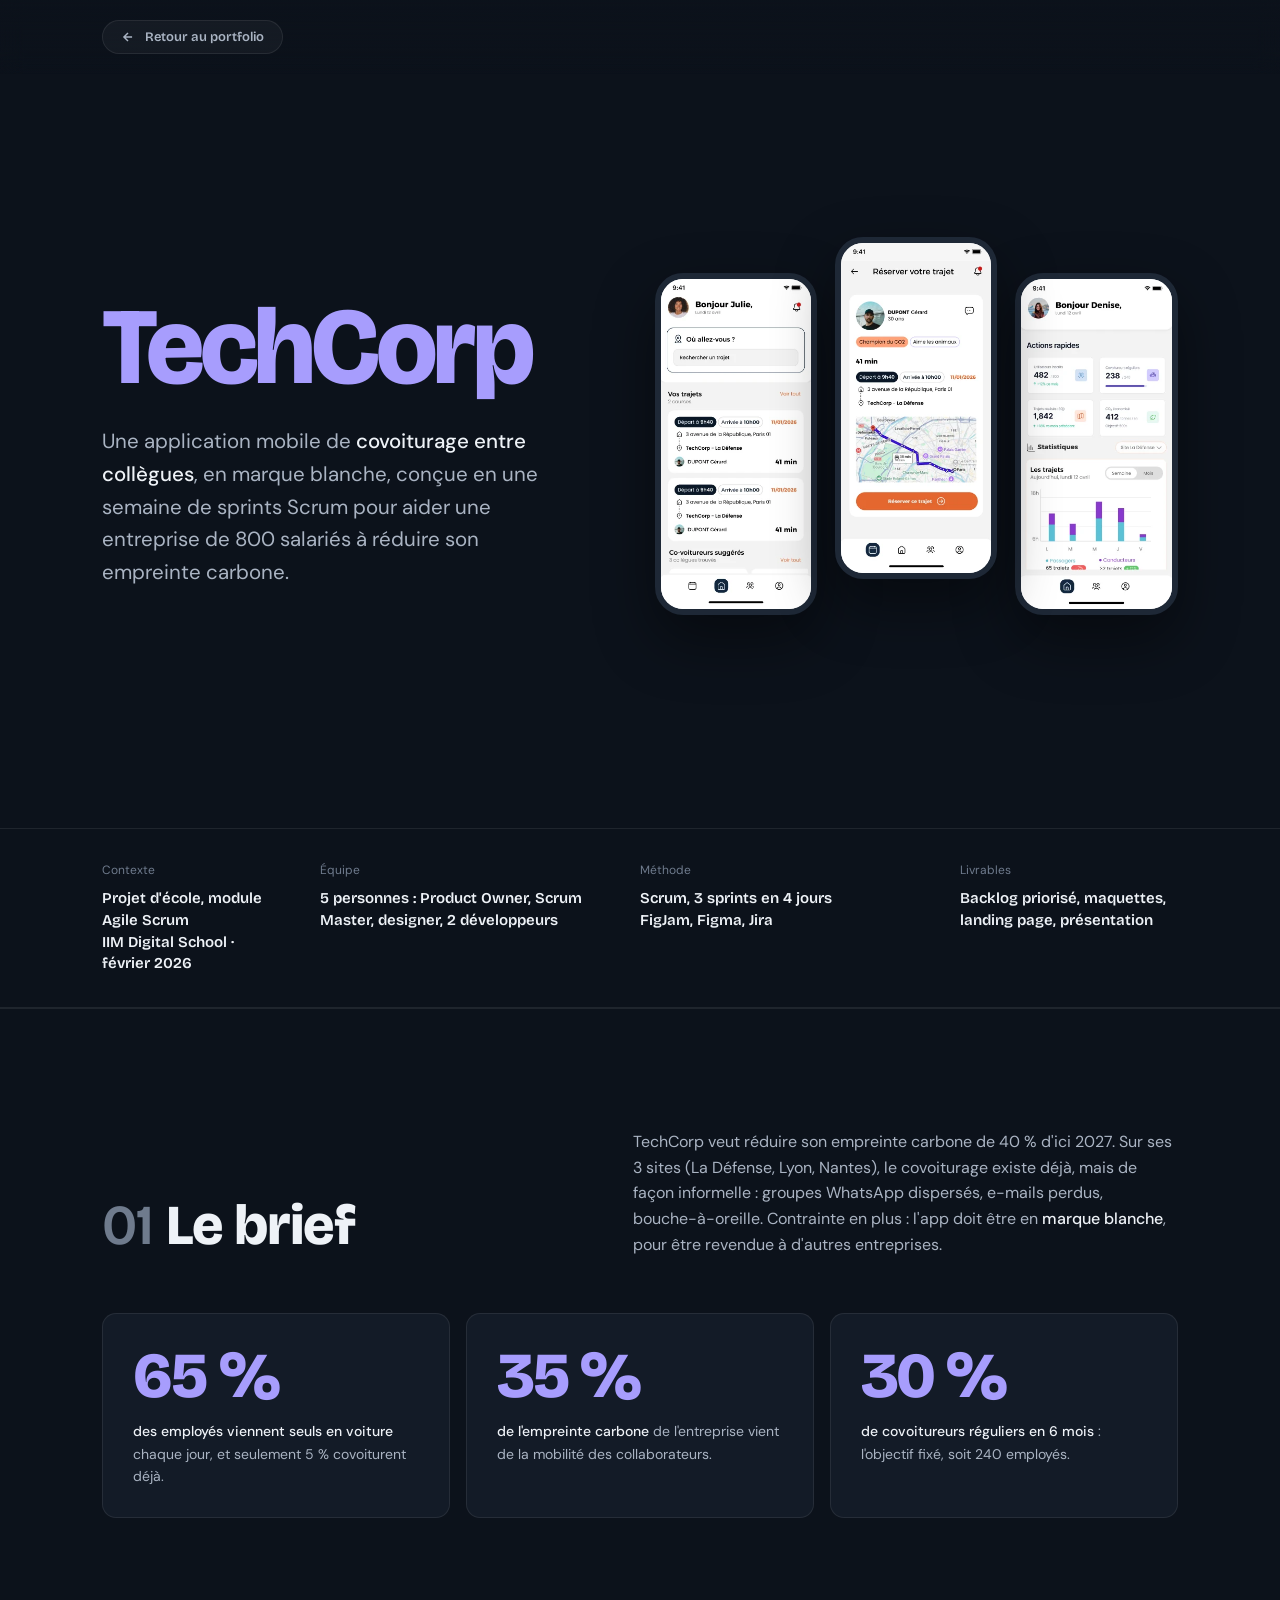
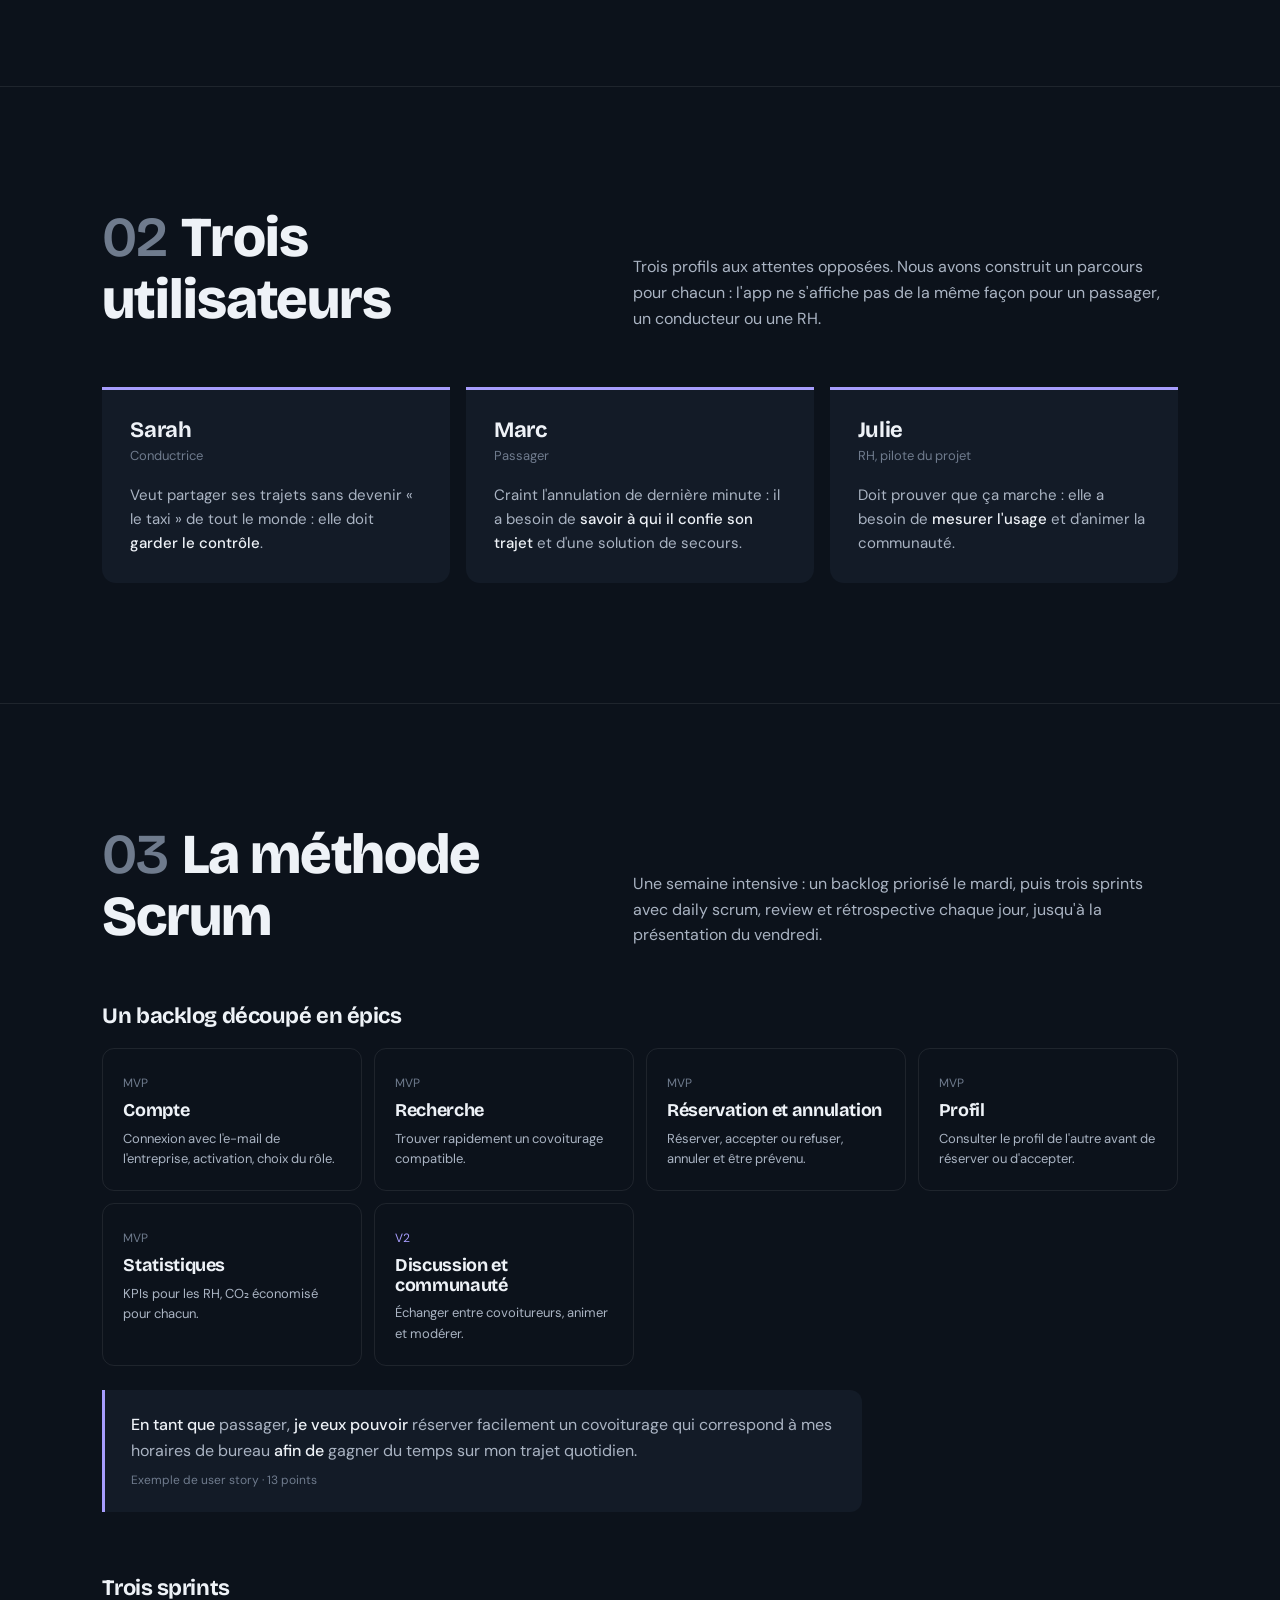
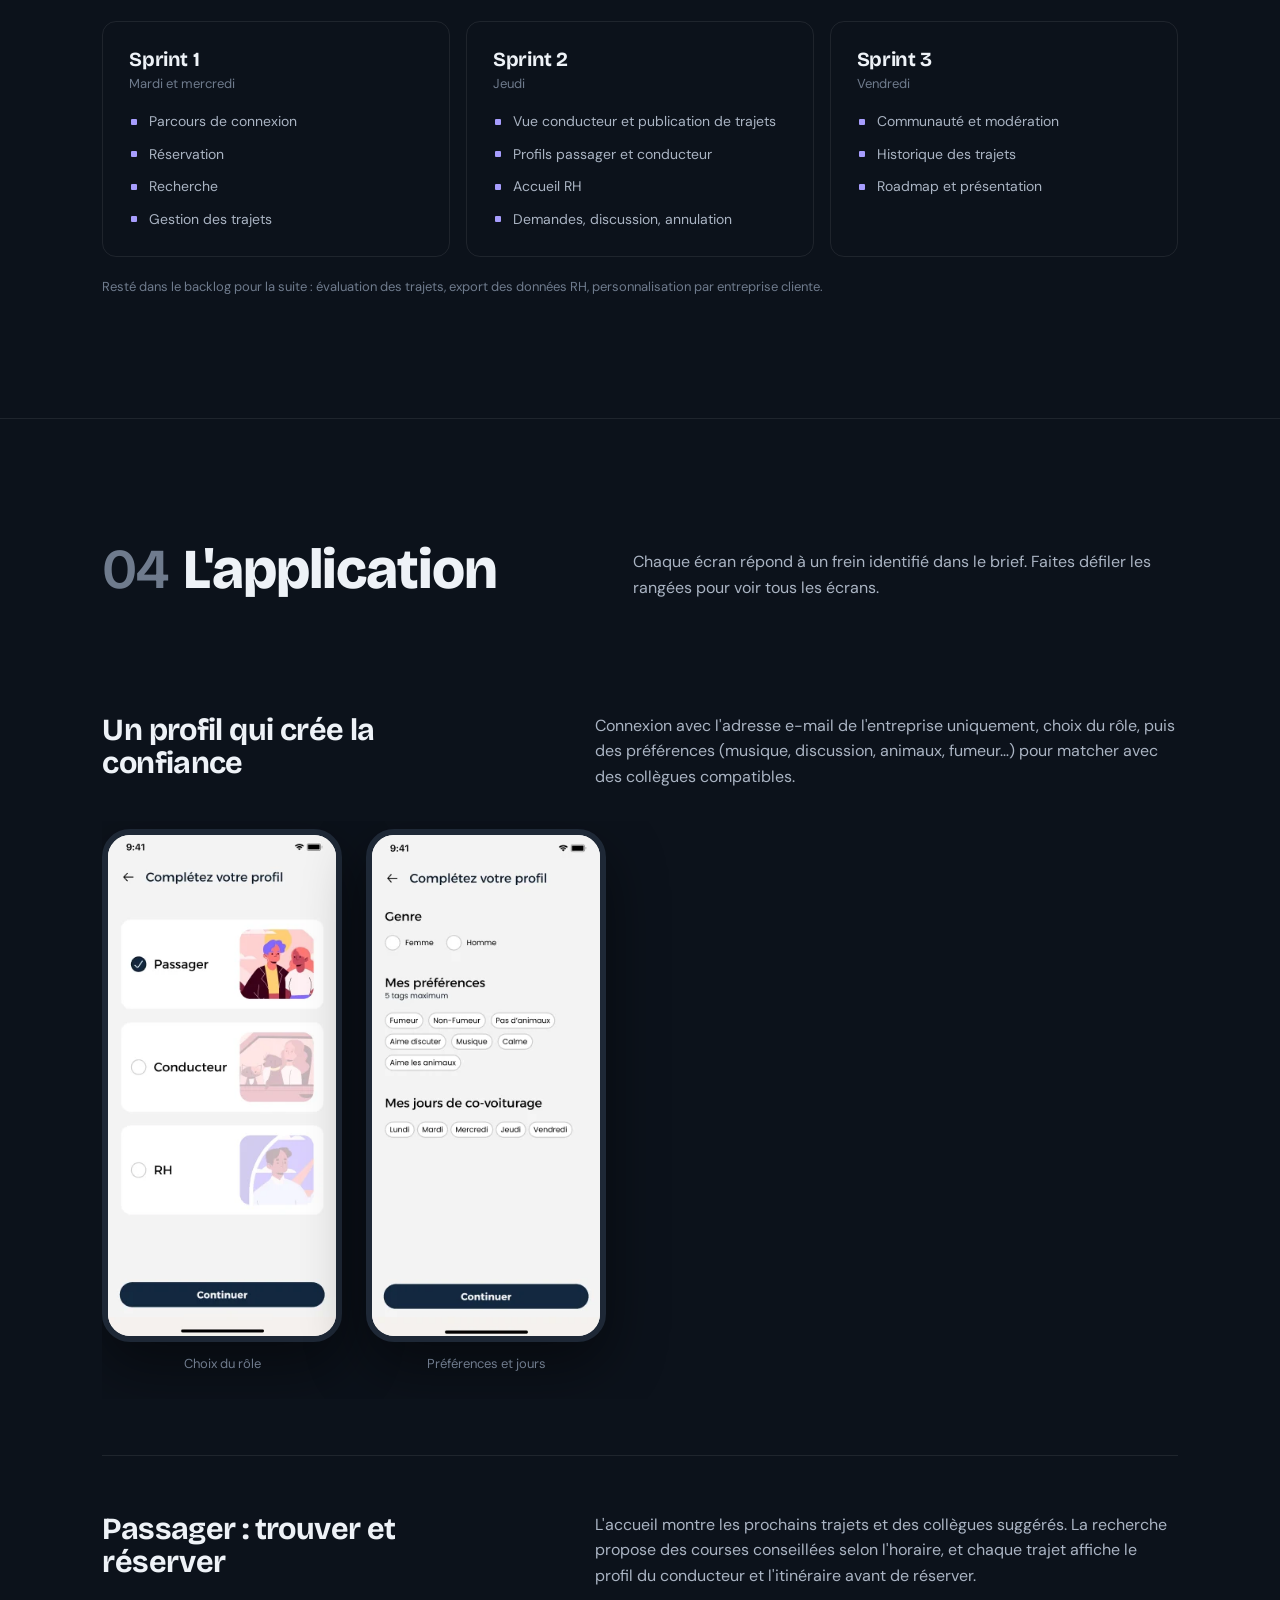
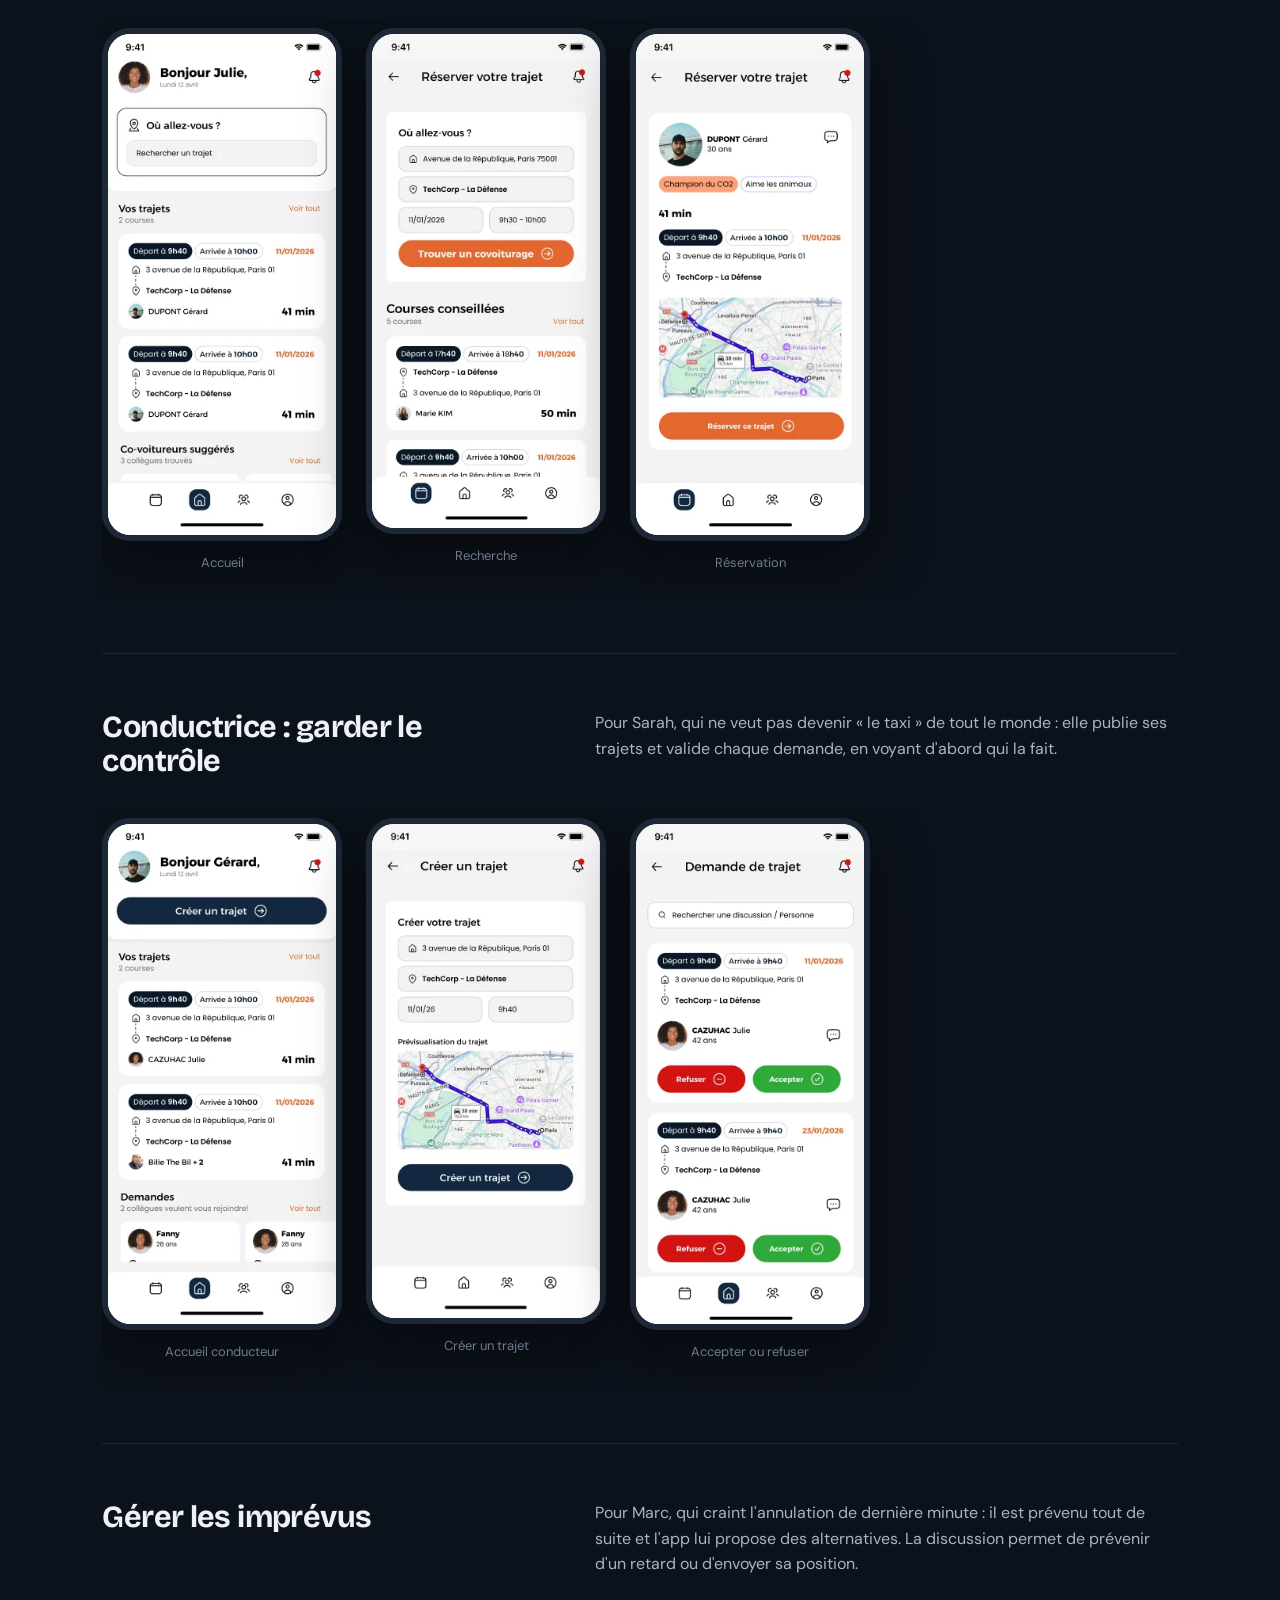
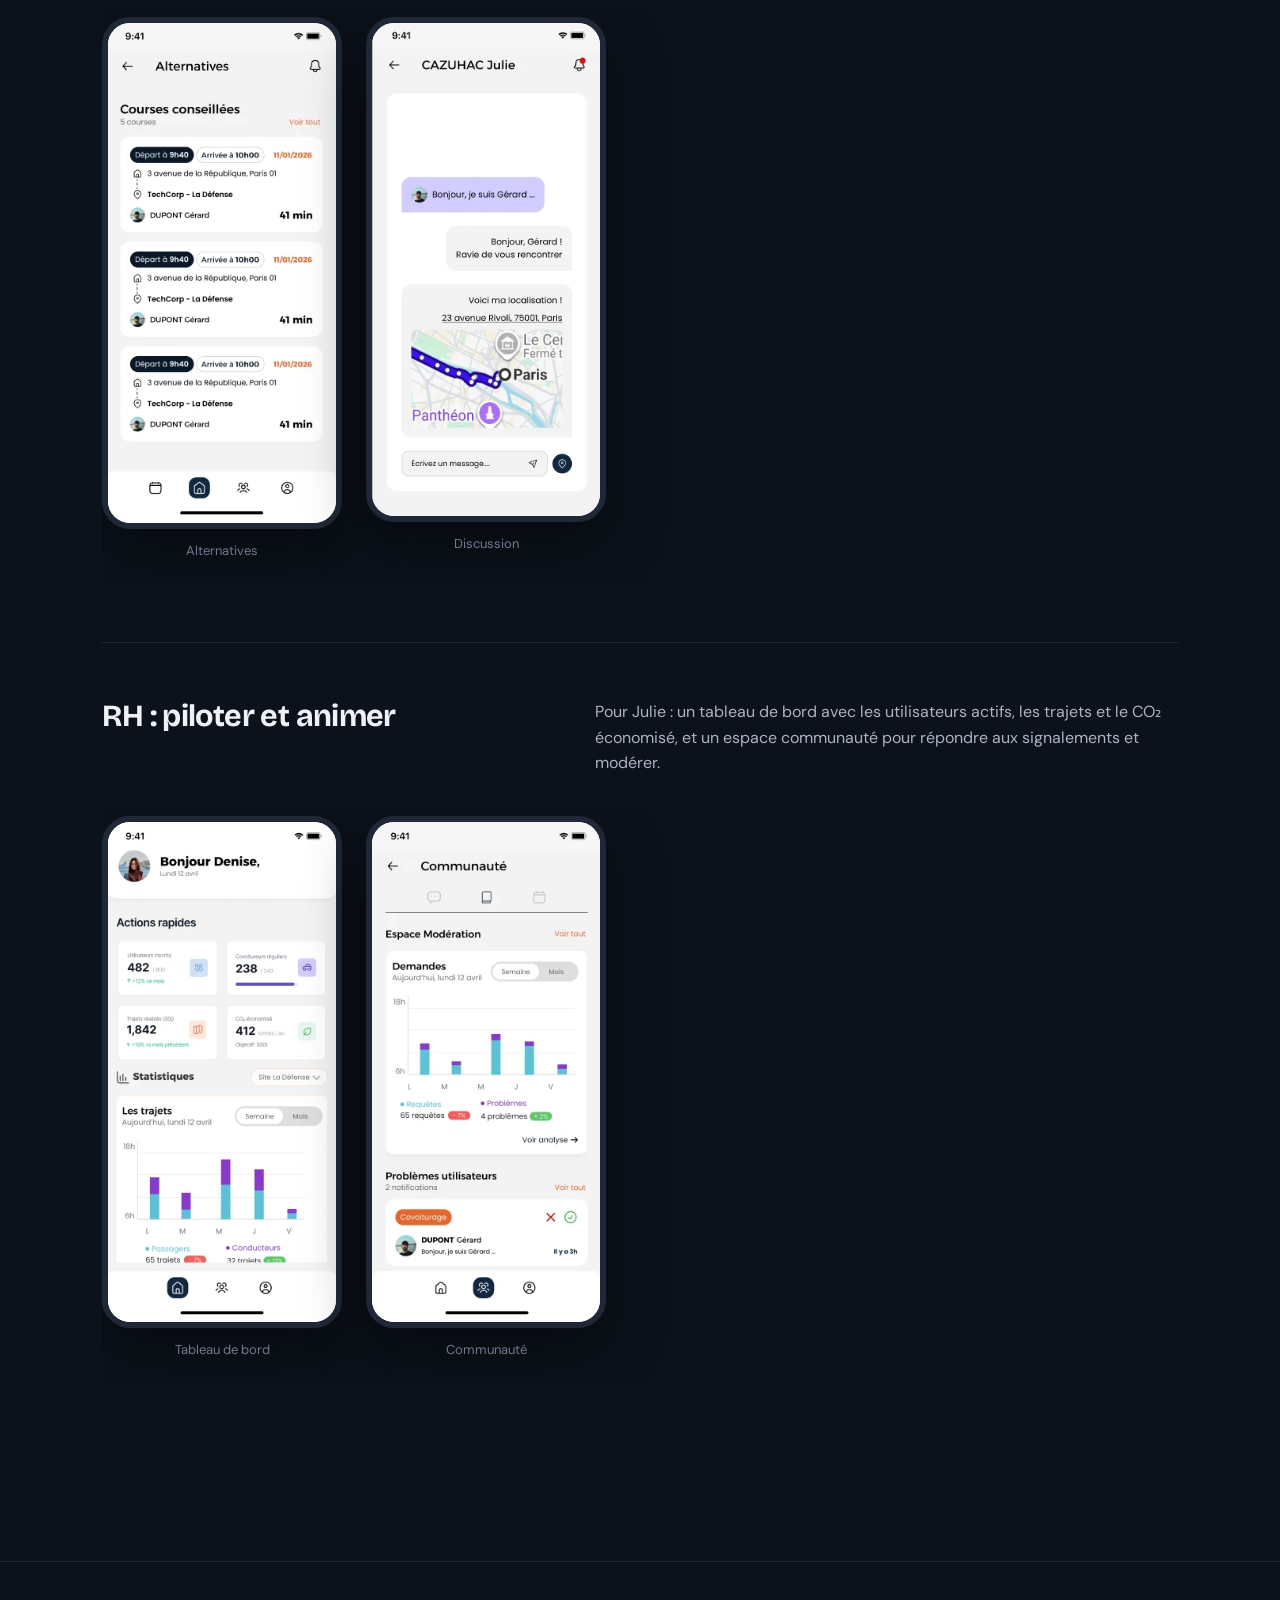
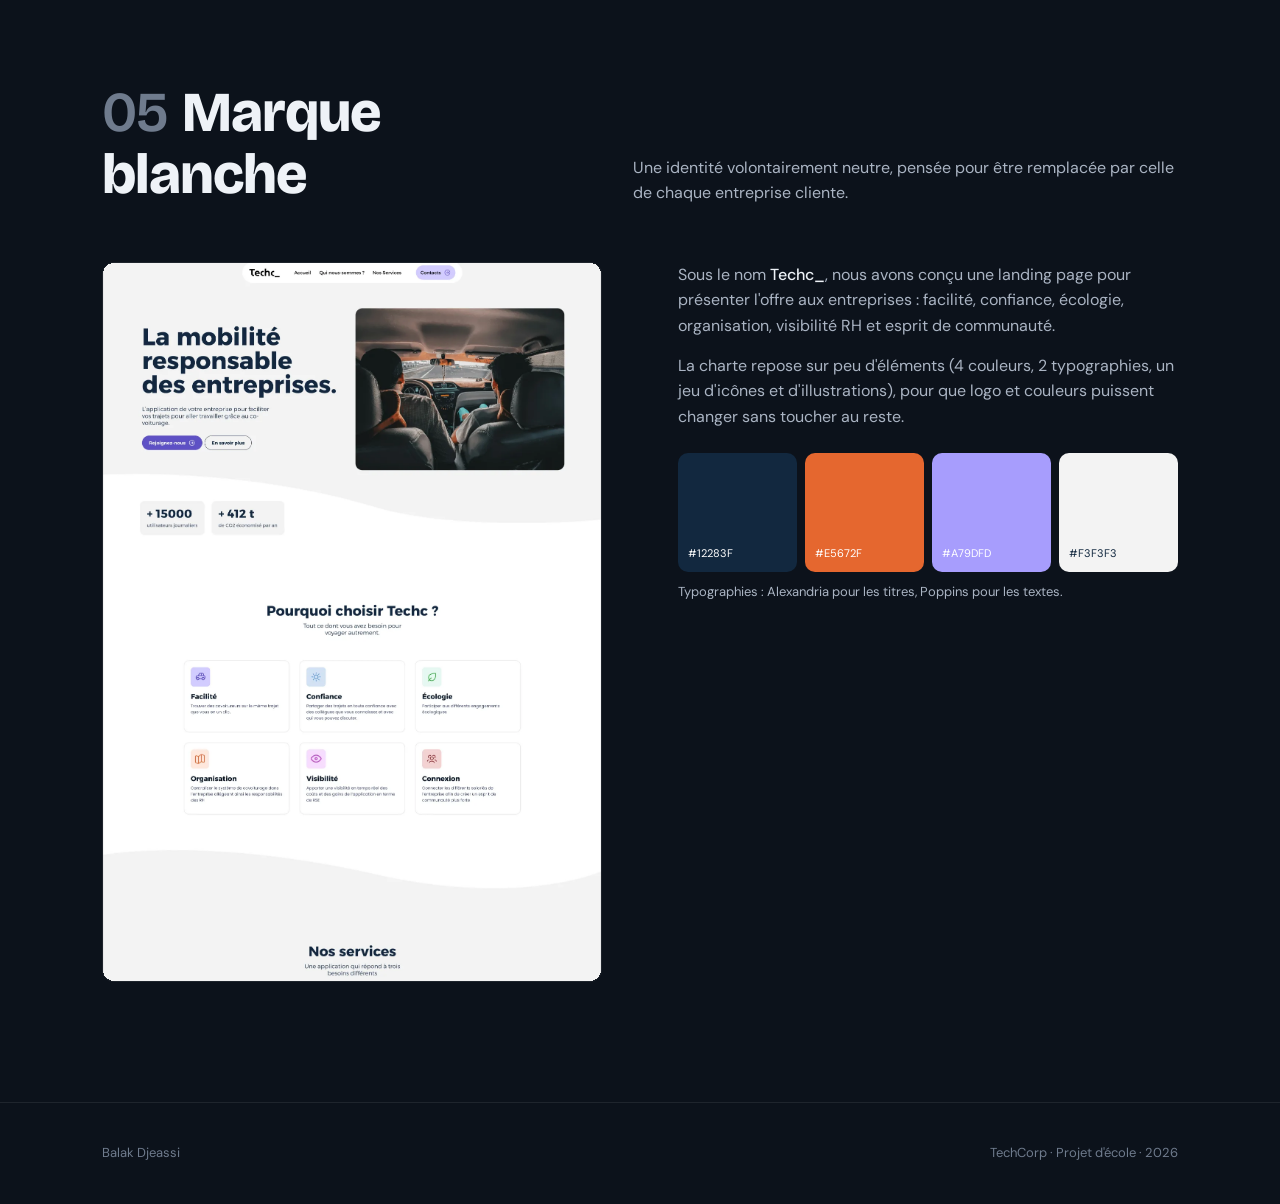
<file: portfolio/techcorp/index.html>
<!DOCTYPE html>
<html lang="fr">
<head>
  <meta charset="UTF-8"/>
  <meta name="viewport" content="width=device-width, initial-scale=1.0"/>
  <title>TechCorp · Balak Djeassi</title>
  <link rel="preconnect" href="https://fonts.googleapis.com"/>
  <link rel="preconnect" href="https://fonts.gstatic.com" crossorigin/>
  <link href="https://fonts.googleapis.com/css2?family=Bricolage+Grotesque:opsz,wght@12..96,500;12..96,600;12..96,700;12..96,800&family=DM+Sans:opsz,wght@9..40,400;9..40,500&display=swap" rel="stylesheet"/>
  <style>
    *, *::before, *::after { margin: 0; padding: 0; box-sizing: border-box; }
    :root {
      --accent: #a79dfd;
      --bg: #0c121b; --surface: #131b27;
      --line: rgba(255,255,255,0.08);
      --text: #eef2f7; --text-2: #aab4c3; --text-3: #6f7b8d;
      --ease: cubic-bezier(0.16,1,0.3,1);
    }
    html { scroll-behavior: smooth; }
    body { background: var(--bg); color: var(--text); font-family: 'DM Sans', sans-serif; overflow-x: hidden; line-height: 1.6; }
    a { color: inherit; }
    h1, h2, h3, h4 { font-family: 'Bricolage Grotesque', sans-serif; letter-spacing: -0.02em; line-height: 1.1; }
    strong { color: var(--text); font-weight: 500; }
    img { display: block; max-width: 100%; }

    /* ── NAV ── */
    .cs-nav { position: fixed; top: 0; left: 0; right: 0; z-index: 100; padding: 20px 8vw; background: linear-gradient(180deg, rgba(12,18,27,0.95), transparent); backdrop-filter: blur(12px); }
    .cs-back { display: inline-flex; align-items: center; gap: 10px; font: 600 13px 'Bricolage Grotesque'; color: var(--text-2); text-decoration: none; border: 1px solid var(--line); padding: 8px 18px; border-radius: 100px; background: rgba(255,255,255,0.04); transition: color 0.2s, border-color 0.2s; }
    .cs-back:hover { color: var(--text); border-color: rgba(255,255,255,0.2); }

    /* ── HERO ── */
    .hero { display: grid; grid-template-columns: 1fr 1.1fr; gap: 6vw; align-items: center; padding: 140px 8vw 80px; min-height: 92vh; }
    .hero h1 { font-weight: 800; font-size: clamp(64px, 8.5vw, 128px); line-height: 0.9; letter-spacing: -0.04em; color: var(--accent); margin-bottom: 28px; }
    .hero p { font-size: clamp(17px, 1.6vw, 21px); color: var(--text-2); max-width: 500px; }
    .hero > * { min-width: 0; }
    .hero-phones { display: flex; justify-content: center; align-items: flex-end; gap: 18px; }
    .hero-phones .phone:nth-child(2) { transform: translateY(-36px); }
    .hero-phones .phone { flex: 0 1 220px; min-width: 0; }

    /* Téléphone : cadre simple autour d'une capture */
    .phone { flex: none; width: 220px; border-radius: 28px; overflow: hidden; border: 6px solid #1e2836; background: #fff; box-shadow: 0 24px 60px rgba(0,0,0,0.45); }
    .phone img { width: 100%; }

    /* ── BRIEF ── */
    .brief { display: grid; grid-template-columns: repeat(4, 1fr); border-top: 1px solid var(--line); border-bottom: 1px solid var(--line); }
    .brief div { padding: 32px 4vw 32px 0; }
    .brief div:first-child { padding-left: 8vw; }
    .brief dt { font-size: 12px; color: var(--text-3); margin-bottom: 8px; }
    .brief dd { font: 600 15px/1.45 'Bricolage Grotesque'; }

    /* ── SECTIONS ── */
    .sec { padding: 120px 8vw; border-top: 1px solid var(--line); }
    .sec-head { display: grid; grid-template-columns: 1fr 1.2fr; gap: 6vw; margin-bottom: 56px; align-items: end; }
    .sec-head h2 { font-weight: 800; font-size: clamp(34px, 4.4vw, 58px); }
    .sec-head h2 span { color: var(--text-3); font-weight: 600; margin-right: 14px; }
    .sec-head p { color: var(--text-2); font-size: 16px; }
    h3.sub { font-size: 22px; margin: 64px 0 20px; }

    .stats { display: grid; grid-template-columns: repeat(3, 1fr); gap: 16px; margin-bottom: 48px; }
    .stat { padding: 30px; border: 1px solid var(--line); border-radius: 14px; background: var(--surface); }
    .stat b { display: block; font: 800 clamp(44px, 5vw, 68px)/1 'Bricolage Grotesque'; letter-spacing: -0.03em; color: var(--accent); margin-bottom: 12px; }
    .stat p { color: var(--text-2); font-size: 14px; }

    .list { list-style: none; display: grid; gap: 10px; }
    .list li { position: relative; padding-left: 20px; color: var(--text-2); font-size: 15px; }
    .list li::before { content: ''; position: absolute; left: 2px; top: 0.62em; width: 6px; height: 6px; border-radius: 1px; background: var(--accent); }

    /* Personas */
    .personas { display: grid; grid-template-columns: repeat(3, 1fr); gap: 16px; }
    .persona { padding: 28px; border-top: 3px solid var(--accent); background: var(--surface); border-radius: 0 0 14px 14px; }
    .persona h3 { font-size: 22px; }
    .persona .who { font-size: 13px; color: var(--text-3); margin: 4px 0 16px; }
    .persona p { color: var(--text-2); font-size: 15px; }

    /* Epics */
    .epics { display: grid; grid-template-columns: repeat(auto-fill, minmax(210px, 1fr)); gap: 12px; }
    .epic { padding: 20px; border: 1px solid var(--line); border-radius: 12px; }
    .epic small { font-size: 12px; color: var(--text-3); }
    .epic.v2 small { color: var(--accent); }
    .epic h4 { font-size: 18px; margin: 6px 0 8px; }
    .epic p { font-size: 13px; color: var(--text-2); }
    .story { margin-top: 24px; padding: 22px 26px; border-left: 3px solid var(--accent); background: var(--surface); border-radius: 0 12px 12px 0; color: var(--text-2); max-width: 760px; }
    .story b { color: var(--text); font-weight: 500; }
    .story small { display: block; margin-top: 8px; font-size: 12px; color: var(--text-3); }

    /* Sprints */
    .sprints { display: grid; grid-template-columns: repeat(3, 1fr); gap: 16px; }
    .sprint { padding: 26px; border: 1px solid var(--line); border-radius: 14px; }
    .sprint h4 { font-size: 20px; margin-bottom: 4px; }
    .sprint .when { font-size: 13px; color: var(--text-3); margin-bottom: 16px; }
    .sprint .list li { font-size: 14px; }
    .caption { font-size: 13px; color: var(--text-3); margin-top: 10px; }

    /* Rangées d'écrans */
    .flow { padding: 56px 0; border-bottom: 1px solid var(--line); }
    .flow:last-child { border-bottom: 0; }
    .flow-head { display: grid; grid-template-columns: 1fr 1.4fr; gap: 6vw; margin-bottom: 32px; align-items: start; }
    .flow-head h3 { font-size: clamp(24px, 2.4vw, 32px); }
    .flow-head p { color: var(--text-2); }
    .phones { display: flex; gap: 24px; overflow-x: auto; padding: 8px 0 24px; scroll-snap-type: x mandatory; scrollbar-width: thin; }
    .phones figure { scroll-snap-align: start; }
    .phones figcaption { margin-top: 12px; font-size: 13px; color: var(--text-3); text-align: center; }
    .phones .phone { width: 240px; }

    /* Marque blanche */
    .wb { display: grid; grid-template-columns: 1fr 1fr; gap: 6vw; align-items: start; }
    .landing { border-radius: 12px; overflow: hidden; border: 1px solid var(--line); max-height: 720px; overflow-y: auto; scrollbar-width: thin; }
    .wb .txt { position: sticky; top: 110px; }
    .wb p { color: var(--text-2); margin-bottom: 14px; }
    .swatches { display: grid; grid-template-columns: repeat(4, 1fr); gap: 8px; margin-top: 24px; }
    .swatches span { aspect-ratio: 1; border-radius: 10px; background: var(--c); display: flex; align-items: flex-end; padding: 10px; font-size: 11px; color: #fff; }

    footer { border-top: 1px solid var(--line); padding: 40px 8vw; display: flex; justify-content: space-between; font-size: 13px; color: var(--text-3); }

    /* ── RESPONSIVE ── */
    @media (max-width: 1023px) {
      .hero { grid-template-columns: 1fr; min-height: auto; padding-top: 120px; }
      .hero-phones { justify-content: flex-start; overflow: hidden; }
      .brief { grid-template-columns: repeat(2, 1fr); }
      .brief div, .brief div:first-child { padding: 24px 4vw 24px 8vw; }
      .sec { padding: 88px 8vw; }
      .sec-head, .flow-head, .wb { grid-template-columns: 1fr; gap: 16px; }
      .sec-head { margin-bottom: 40px; }
      .stats, .personas, .sprints { grid-template-columns: 1fr; }
      .wb .txt { position: static; }
      .phones { margin: 0 -8vw; padding: 8px 8vw 24px; scroll-padding: 0 8vw; }
    }
    @media (max-width: 600px) {
      .cs-nav { padding: 14px 6vw; }
      .hero { padding: 104px 8vw 56px; }
      .hero .phone { border-width: 4px; border-radius: 20px; }
      .hero-phones .phone:nth-child(3) { display: none; }
      .phones .phone { width: 200px; }
      footer { flex-direction: column; gap: 6px; text-align: center; }
    }
  </style>
</head>
<body>

  <nav class="cs-nav">
    <a href="../index.html" class="cs-back">
      <svg width="14" height="14" viewBox="0 0 24 24" fill="none" stroke="currentColor" stroke-width="2.5"><path d="M19 12H5M12 5l-7 7 7 7"/></svg>
      Retour au portfolio
    </a>
  </nav>

  <!-- Hero -->
  <header class="hero">
    <div>
      <h1>TechCorp</h1>
      <p>Une application mobile de <strong>covoiturage entre collègues</strong>, en marque blanche, conçue en une semaine de sprints Scrum pour aider une entreprise de 800 salariés à réduire son empreinte carbone.</p>
    </div>
    <div class="hero-phones">
      <div class="phone"><img src="accueil_passager.webp" alt="Accueil passager"/></div>
      <div class="phone"><img src="reservation.webp" alt="Réservation d'un trajet"/></div>
      <div class="phone"><img src="accueil_rh.webp" alt="Tableau de bord RH"/></div>
    </div>
  </header>

  <dl class="brief">
    <div><dt>Contexte</dt><dd>Projet d'école, module Agile Scrum<br/>IIM Digital School · février 2026</dd></div>
    <div><dt>Équipe</dt><dd>5 personnes : Product Owner, Scrum Master, designer, 2 développeurs</dd></div>
    <div><dt>Méthode</dt><dd>Scrum, 3 sprints en 4 jours<br/>FigJam, Figma, Jira</dd></div>
    <div><dt>Livrables</dt><dd>Backlog priorisé, maquettes,<br/>landing page, présentation</dd></div>
  </dl>

  <!-- 01 Brief -->
  <section class="sec">
    <div class="sec-head">
      <h2><span>01</span>Le brief</h2>
      <p>TechCorp veut réduire son empreinte carbone de 40 % d'ici 2027. Sur ses 3 sites (La Défense, Lyon, Nantes), le covoiturage existe déjà, mais de façon informelle : groupes WhatsApp dispersés, e-mails perdus, bouche-à-oreille. Contrainte en plus : l'app doit être en <strong>marque blanche</strong>, pour être revendue à d'autres entreprises.</p>
    </div>
    <div class="stats">
      <div class="stat"><b>65 %</b><p><strong>des employés viennent seuls en voiture</strong> chaque jour, et seulement 5 % covoiturent déjà.</p></div>
      <div class="stat"><b>35 %</b><p><strong>de l'empreinte carbone</strong> de l'entreprise vient de la mobilité des collaborateurs.</p></div>
      <div class="stat"><b>30 %</b><p><strong>de covoitureurs réguliers en 6 mois</strong> : l'objectif fixé, soit 240 employés.</p></div>
    </div>
  </section>

  <!-- 02 Utilisateurs -->
  <section class="sec">
    <div class="sec-head">
      <h2><span>02</span>Trois utilisateurs</h2>
      <p>Trois profils aux attentes opposées. Nous avons construit un parcours pour chacun : l'app ne s'affiche pas de la même façon pour un passager, un conducteur ou une RH.</p>
    </div>
    <div class="personas">
      <div class="persona"><h3>Sarah</h3><div class="who">Conductrice</div><p>Veut partager ses trajets sans devenir « le taxi » de tout le monde : elle doit <strong>garder le contrôle</strong>.</p></div>
      <div class="persona"><h3>Marc</h3><div class="who">Passager</div><p>Craint l'annulation de dernière minute : il a besoin de <strong>savoir à qui il confie son trajet</strong> et d'une solution de secours.</p></div>
      <div class="persona"><h3>Julie</h3><div class="who">RH, pilote du projet</div><p>Doit prouver que ça marche : elle a besoin de <strong>mesurer l'usage</strong> et d'animer la communauté.</p></div>
    </div>
  </section>

  <!-- 03 Méthode -->
  <section class="sec">
    <div class="sec-head">
      <h2><span>03</span>La méthode Scrum</h2>
      <p>Une semaine intensive : un backlog priorisé le mardi, puis trois sprints avec daily scrum, review et rétrospective chaque jour, jusqu'à la présentation du vendredi.</p>
    </div>

    <h3 class="sub" style="margin-top:0">Un backlog découpé en épics</h3>
    <div class="epics">
      <div class="epic"><small>MVP</small><h4>Compte</h4><p>Connexion avec l'e-mail de l'entreprise, activation, choix du rôle.</p></div>
      <div class="epic"><small>MVP</small><h4>Recherche</h4><p>Trouver rapidement un covoiturage compatible.</p></div>
      <div class="epic"><small>MVP</small><h4>Réservation et annulation</h4><p>Réserver, accepter ou refuser, annuler et être prévenu.</p></div>
      <div class="epic"><small>MVP</small><h4>Profil</h4><p>Consulter le profil de l'autre avant de réserver ou d'accepter.</p></div>
      <div class="epic"><small>MVP</small><h4>Statistiques</h4><p>KPIs pour les RH, CO₂ économisé pour chacun.</p></div>
      <div class="epic v2"><small>V2</small><h4>Discussion et communauté</h4><p>Échanger entre covoitureurs, animer et modérer.</p></div>
    </div>
    <div class="story">
      <b>En tant que</b> passager, <b>je veux pouvoir</b> réserver facilement un covoiturage qui correspond à mes horaires de bureau <b>afin de</b> gagner du temps sur mon trajet quotidien.
      <small>Exemple de user story · 13 points</small>
    </div>

    <h3 class="sub">Trois sprints</h3>
    <div class="sprints">
      <div class="sprint"><h4>Sprint 1</h4><div class="when">Mardi et mercredi</div>
        <ul class="list"><li>Parcours de connexion</li><li>Réservation</li><li>Recherche</li><li>Gestion des trajets</li></ul></div>
      <div class="sprint"><h4>Sprint 2</h4><div class="when">Jeudi</div>
        <ul class="list"><li>Vue conducteur et publication de trajets</li><li>Profils passager et conducteur</li><li>Accueil RH</li><li>Demandes, discussion, annulation</li></ul></div>
      <div class="sprint"><h4>Sprint 3</h4><div class="when">Vendredi</div>
        <ul class="list"><li>Communauté et modération</li><li>Historique des trajets</li><li>Roadmap et présentation</li></ul></div>
    </div>
    <p class="caption" style="margin-top:20px">Resté dans le backlog pour la suite : évaluation des trajets, export des données RH, personnalisation par entreprise cliente.</p>
  </section>

  <!-- 04 Écrans -->
  <section class="sec">
    <div class="sec-head">
      <h2><span>04</span>L'application</h2>
      <p>Chaque écran répond à un frein identifié dans le brief. Faites défiler les rangées pour voir tous les écrans.</p>
    </div>

    <div class="flow">
      <div class="flow-head"><h3>Un profil qui crée la confiance</h3>
        <p>Connexion avec l'adresse e-mail de l'entreprise uniquement, choix du rôle, puis des préférences (musique, discussion, animaux, fumeur…) pour matcher avec des collègues compatibles.</p></div>
      <div class="phones">
        <figure><div class="phone"><img src="role.webp" alt="Choix du rôle" loading="lazy"/></div><figcaption>Choix du rôle</figcaption></figure>
        <figure><div class="phone"><img src="preferences.webp" alt="Préférences" loading="lazy"/></div><figcaption>Préférences et jours</figcaption></figure>
      </div>
    </div>

    <div class="flow">
      <div class="flow-head"><h3>Passager : trouver et réserver</h3>
        <p>L'accueil montre les prochains trajets et des collègues suggérés. La recherche propose des courses conseillées selon l'horaire, et chaque trajet affiche le profil du conducteur et l'itinéraire avant de réserver.</p></div>
      <div class="phones">
        <figure><div class="phone"><img src="accueil_passager.webp" alt="Accueil passager" loading="lazy"/></div><figcaption>Accueil</figcaption></figure>
        <figure><div class="phone"><img src="recherche.webp" alt="Recherche" loading="lazy"/></div><figcaption>Recherche</figcaption></figure>
        <figure><div class="phone"><img src="reservation.webp" alt="Réservation" loading="lazy"/></div><figcaption>Réservation</figcaption></figure>
      </div>
    </div>

    <div class="flow">
      <div class="flow-head"><h3>Conductrice : garder le contrôle</h3>
        <p>Pour Sarah, qui ne veut pas devenir « le taxi » de tout le monde : elle publie ses trajets et valide chaque demande, en voyant d'abord qui la fait.</p></div>
      <div class="phones">
        <figure><div class="phone"><img src="accueil_conducteur.webp" alt="Accueil conducteur" loading="lazy"/></div><figcaption>Accueil conducteur</figcaption></figure>
        <figure><div class="phone"><img src="creer.webp" alt="Créer un trajet" loading="lazy"/></div><figcaption>Créer un trajet</figcaption></figure>
        <figure><div class="phone"><img src="demande.webp" alt="Demandes de trajet" loading="lazy"/></div><figcaption>Accepter ou refuser</figcaption></figure>
      </div>
    </div>

    <div class="flow">
      <div class="flow-head"><h3>Gérer les imprévus</h3>
        <p>Pour Marc, qui craint l'annulation de dernière minute : il est prévenu tout de suite et l'app lui propose des alternatives. La discussion permet de prévenir d'un retard ou d'envoyer sa position.</p></div>
      <div class="phones">
        <figure><div class="phone"><img src="alternatives.webp" alt="Alternatives après annulation" loading="lazy"/></div><figcaption>Alternatives</figcaption></figure>
        <figure><div class="phone"><img src="discussion.webp" alt="Discussion" loading="lazy"/></div><figcaption>Discussion</figcaption></figure>
      </div>
    </div>

    <div class="flow">
      <div class="flow-head"><h3>RH : piloter et animer</h3>
        <p>Pour Julie : un tableau de bord avec les utilisateurs actifs, les trajets et le CO₂ économisé, et un espace communauté pour répondre aux signalements et modérer.</p></div>
      <div class="phones">
        <figure><div class="phone"><img src="accueil_rh.webp" alt="Tableau de bord RH" loading="lazy"/></div><figcaption>Tableau de bord</figcaption></figure>
        <figure><div class="phone"><img src="moderation.webp" alt="Modération de la communauté" loading="lazy"/></div><figcaption>Communauté</figcaption></figure>
      </div>
    </div>
  </section>

  <!-- 05 Marque blanche -->
  <section class="sec">
    <div class="sec-head">
      <h2><span>05</span>Marque blanche</h2>
      <p>Une identité volontairement neutre, pensée pour être remplacée par celle de chaque entreprise cliente.</p>
    </div>
    <div class="wb">
      <div class="landing"><img src="landing.webp" alt="Landing page de Techc_" loading="lazy"/></div>
      <div class="txt">
        <p>Sous le nom <strong>Techc_</strong>, nous avons conçu une landing page pour présenter l'offre aux entreprises : facilité, confiance, écologie, organisation, visibilité RH et esprit de communauté.</p>
        <p>La charte repose sur peu d'éléments (4 couleurs, 2 typographies, un jeu d'icônes et d'illustrations), pour que logo et couleurs puissent changer sans toucher au reste.</p>
        <div class="swatches">
          <span style="--c:#12283f">#12283F</span><span style="--c:#e5672f">#E5672F</span><span style="--c:#a79dfd">#A79DFD</span><span style="--c:#f3f3f3;color:#12283f">#F3F3F3</span>
        </div>
        <p class="caption">Typographies : Alexandria pour les titres, Poppins pour les textes.</p>
      </div>
    </div>
  </section>

  <footer>
    <span>Balak Djeassi</span>
    <span>TechCorp · Projet d'école · 2026</span>
  </footer>

</body>
</html>
</file>
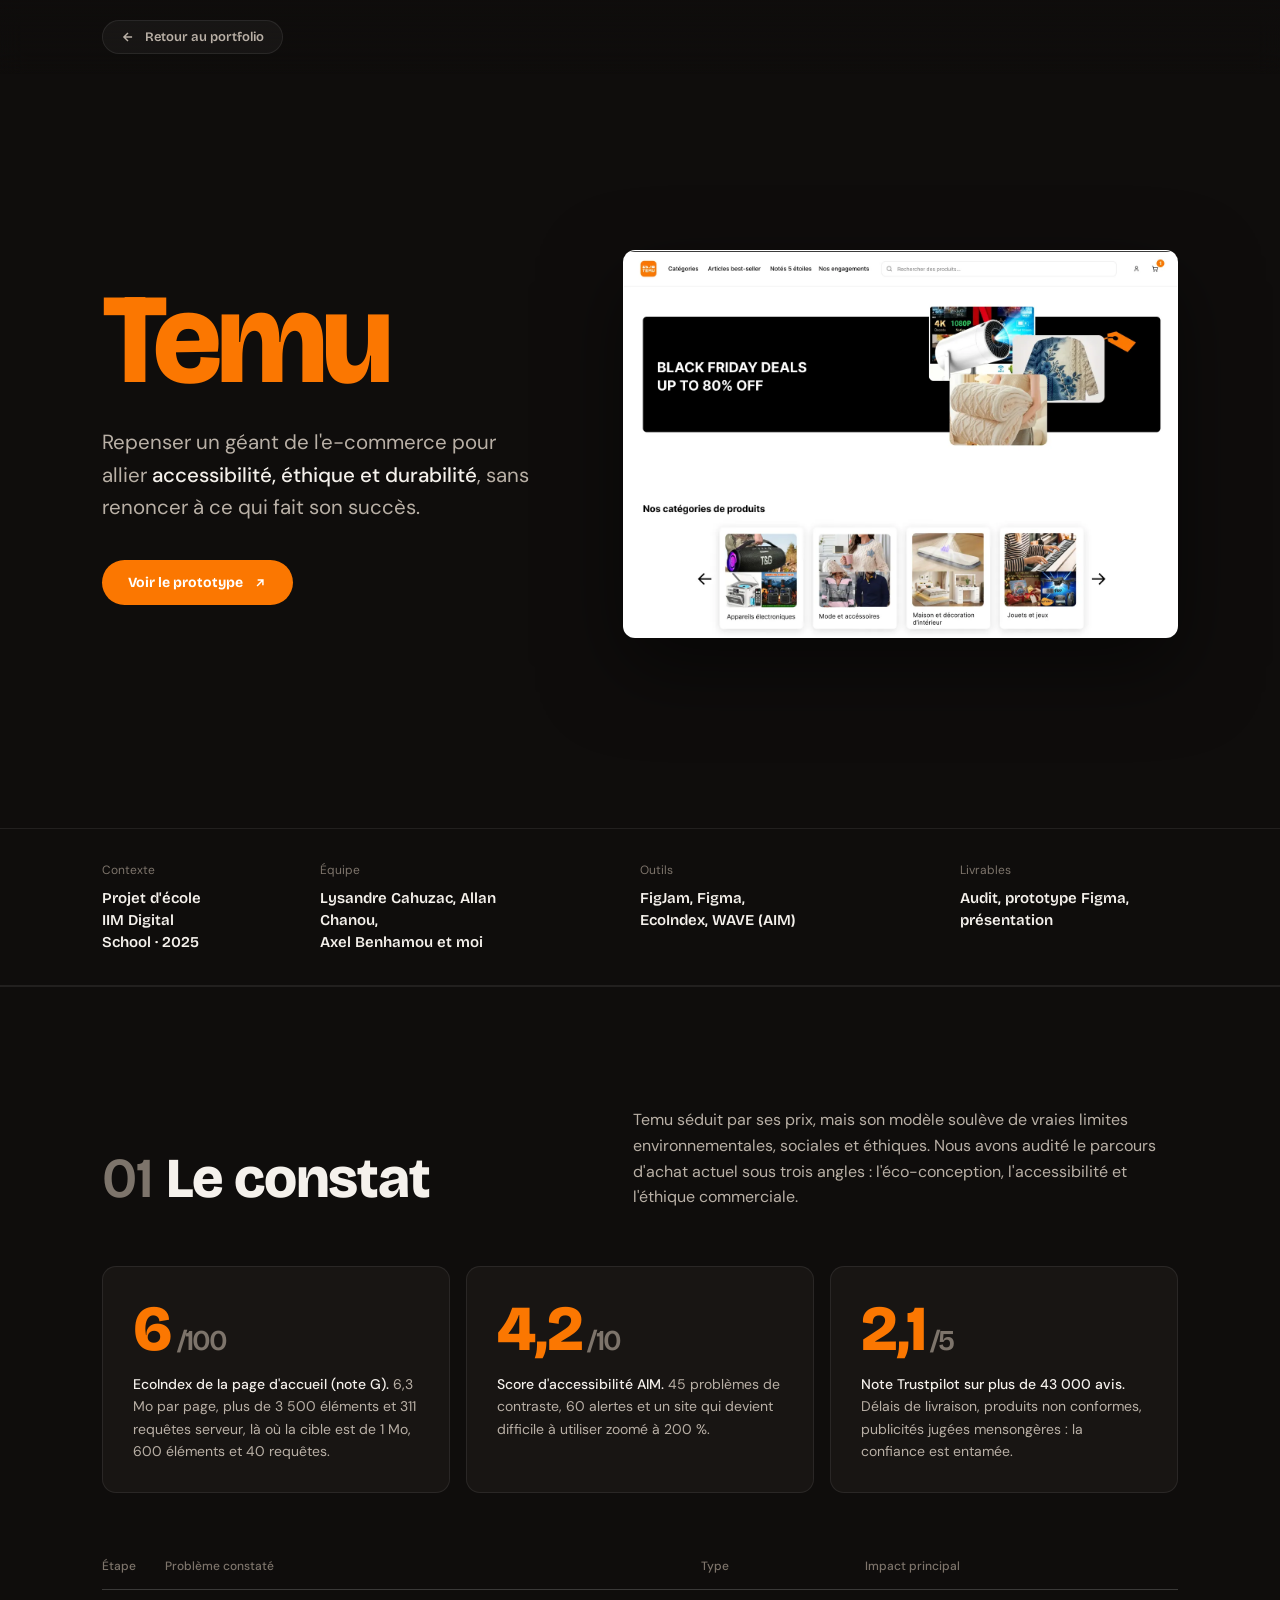
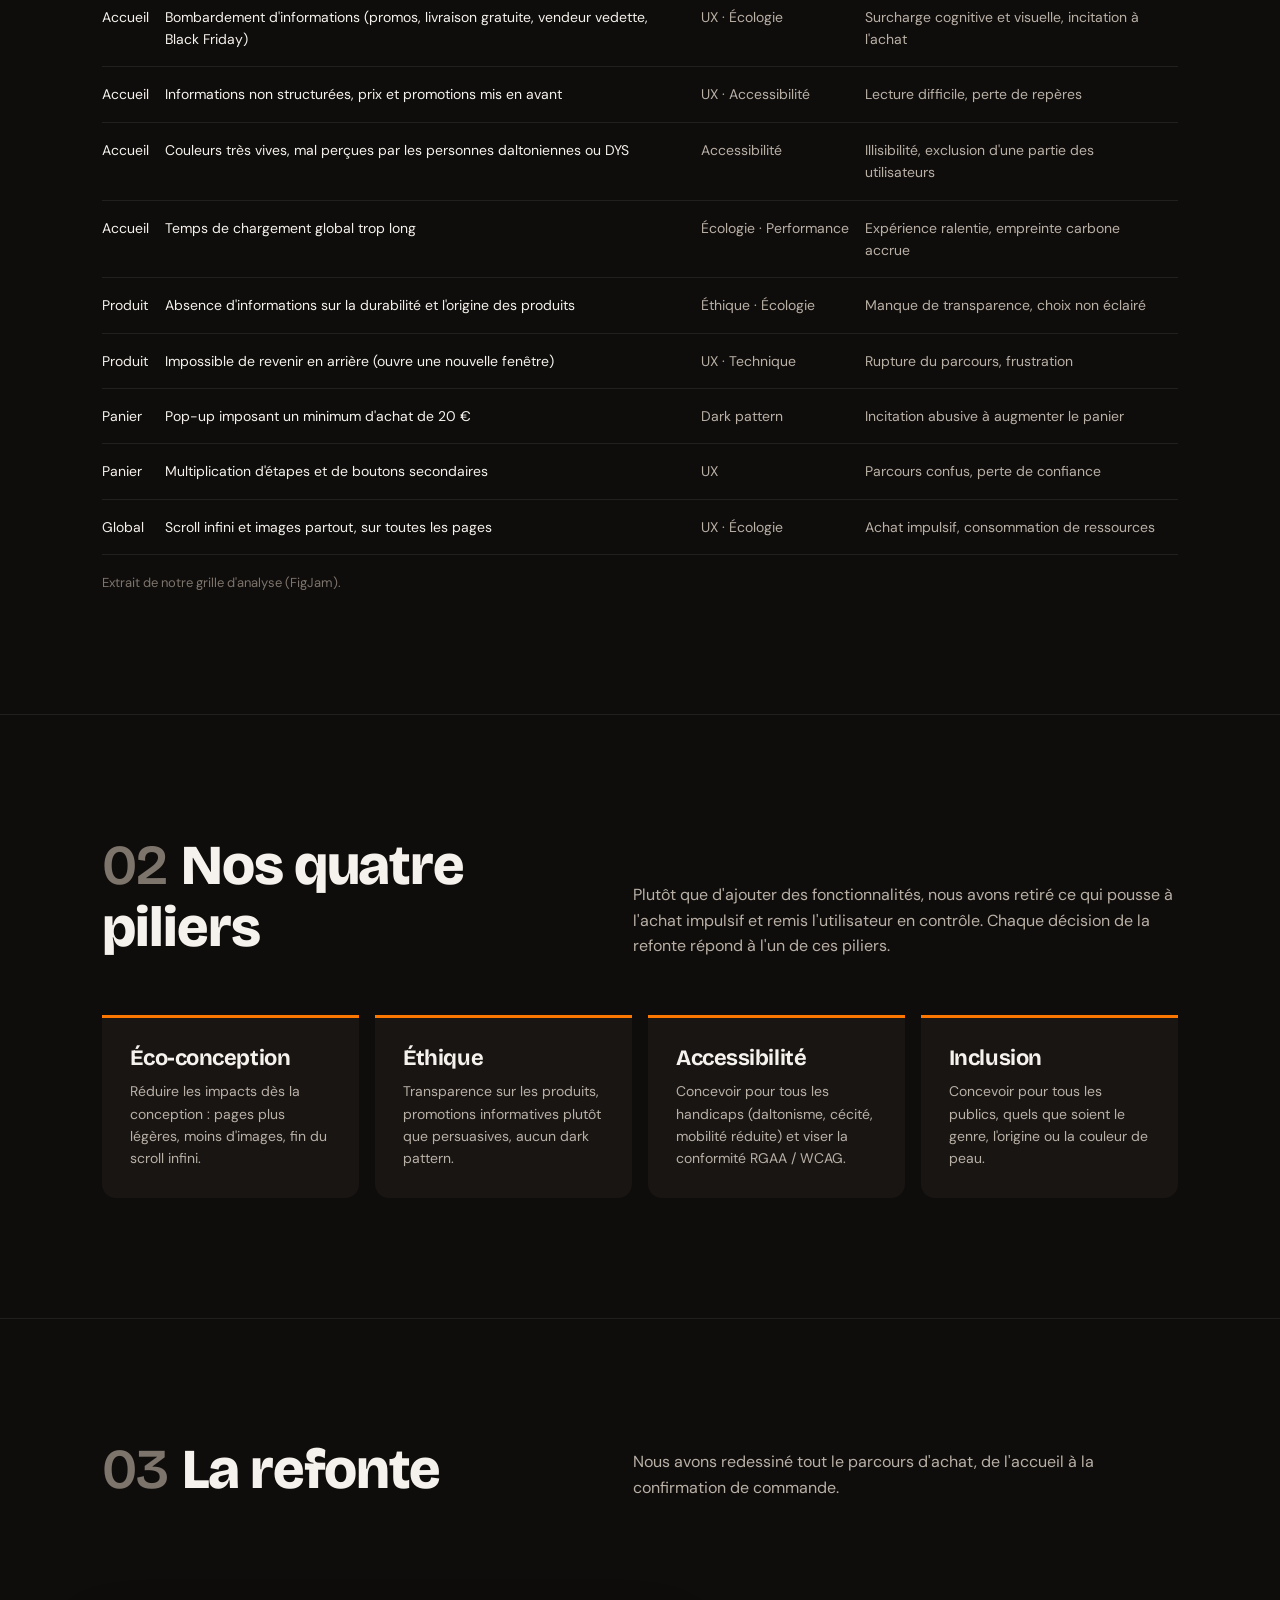
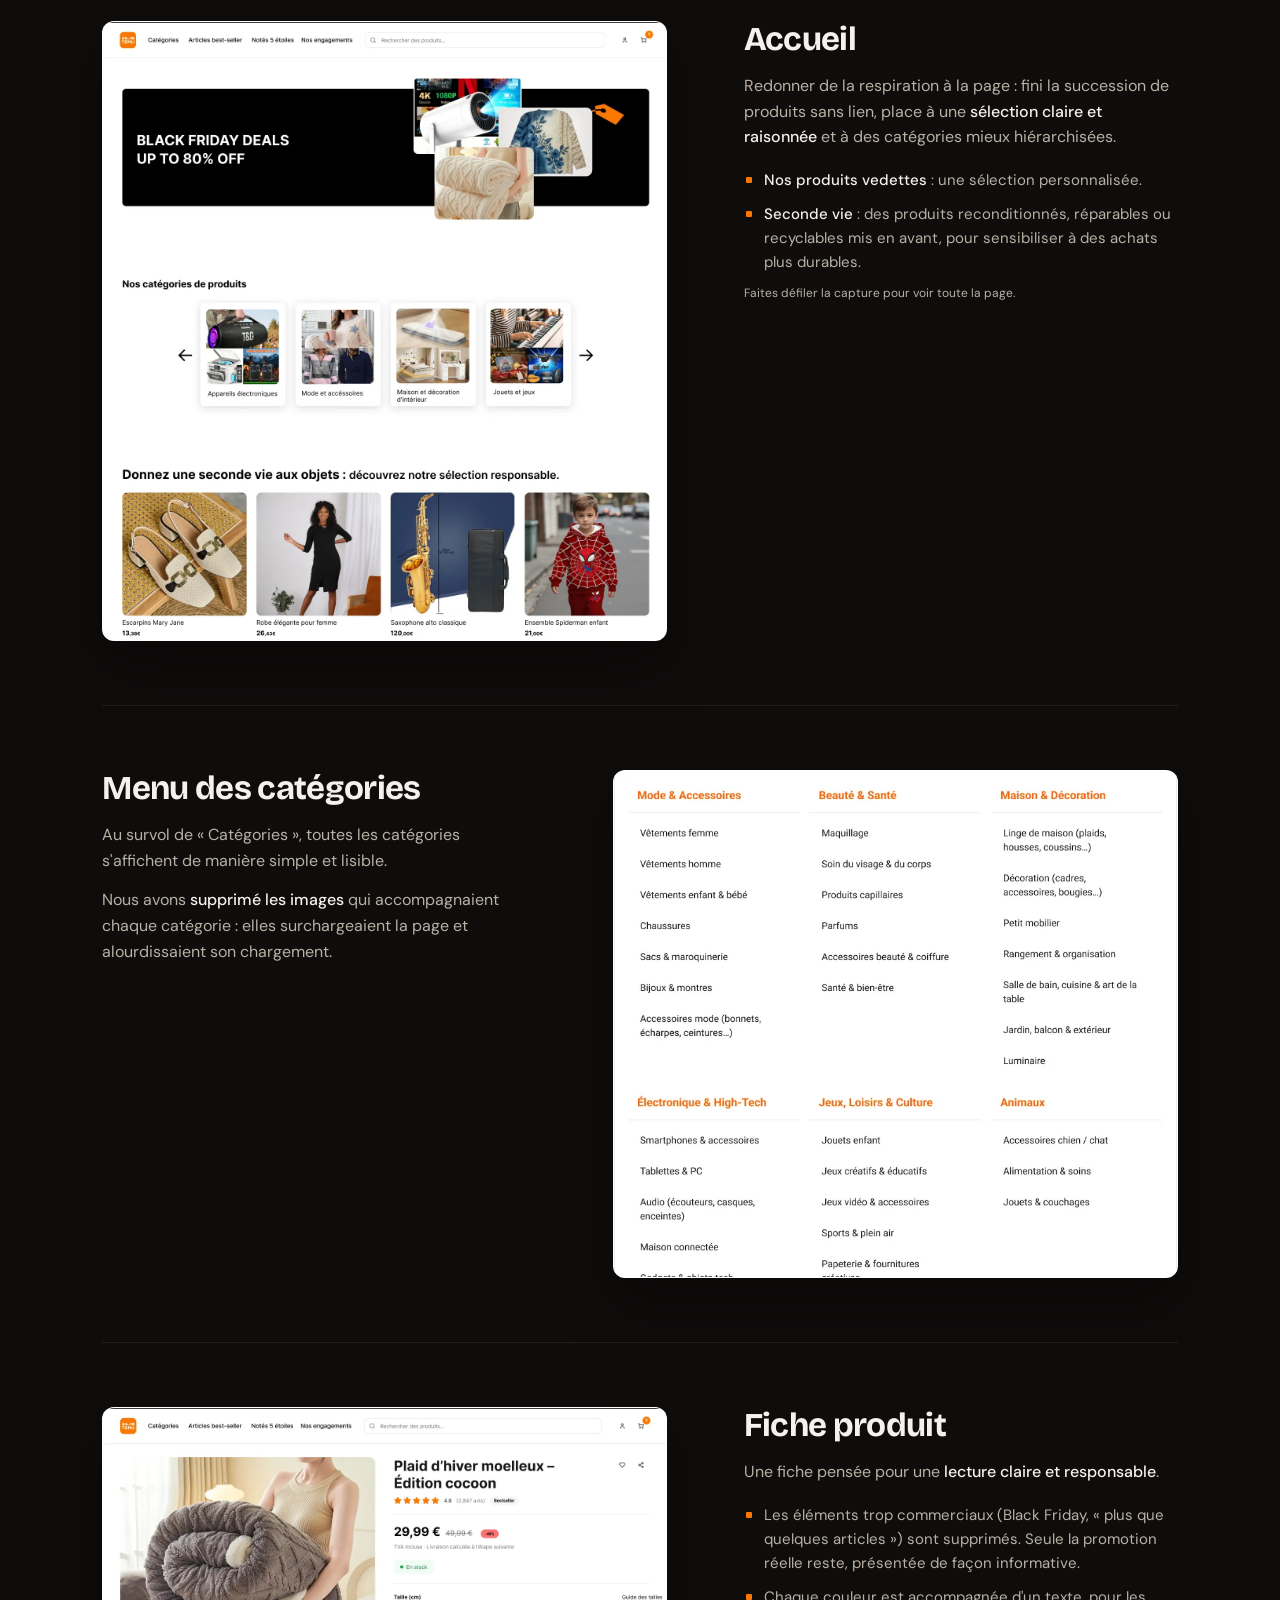
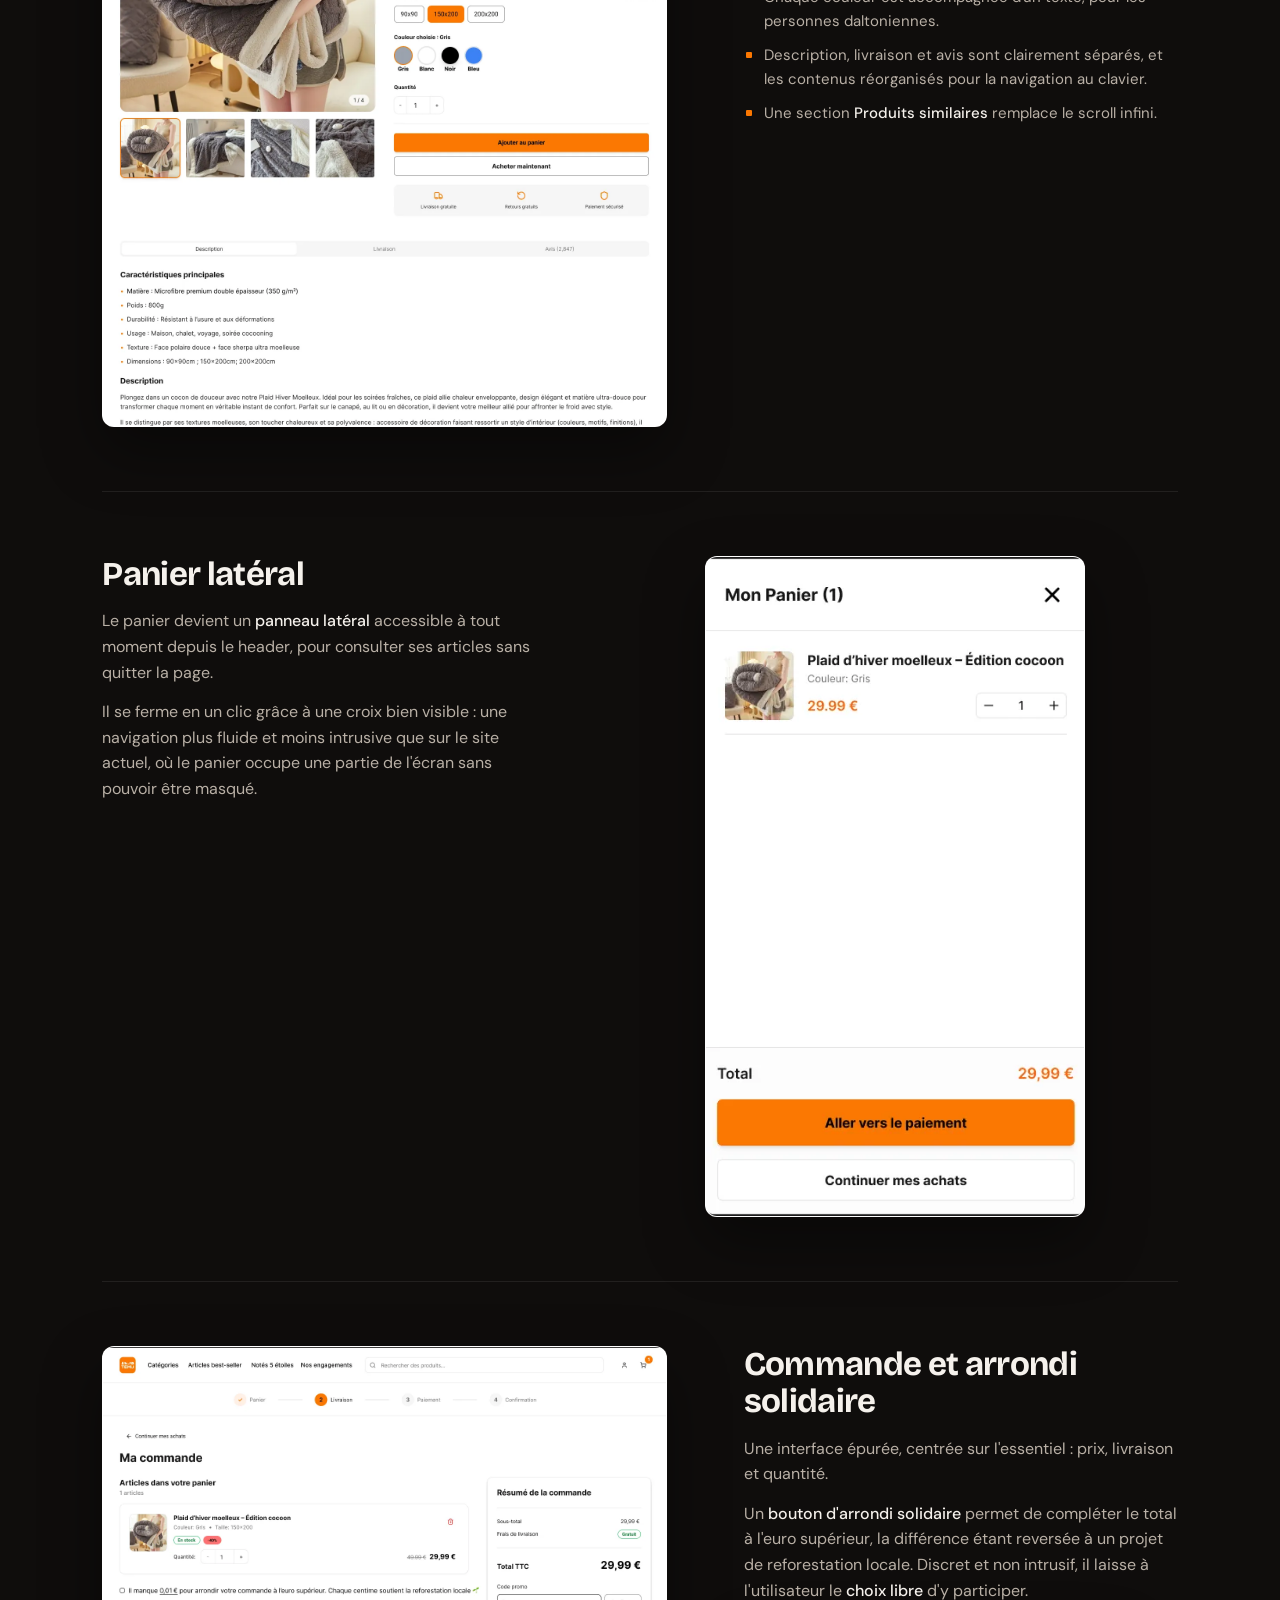
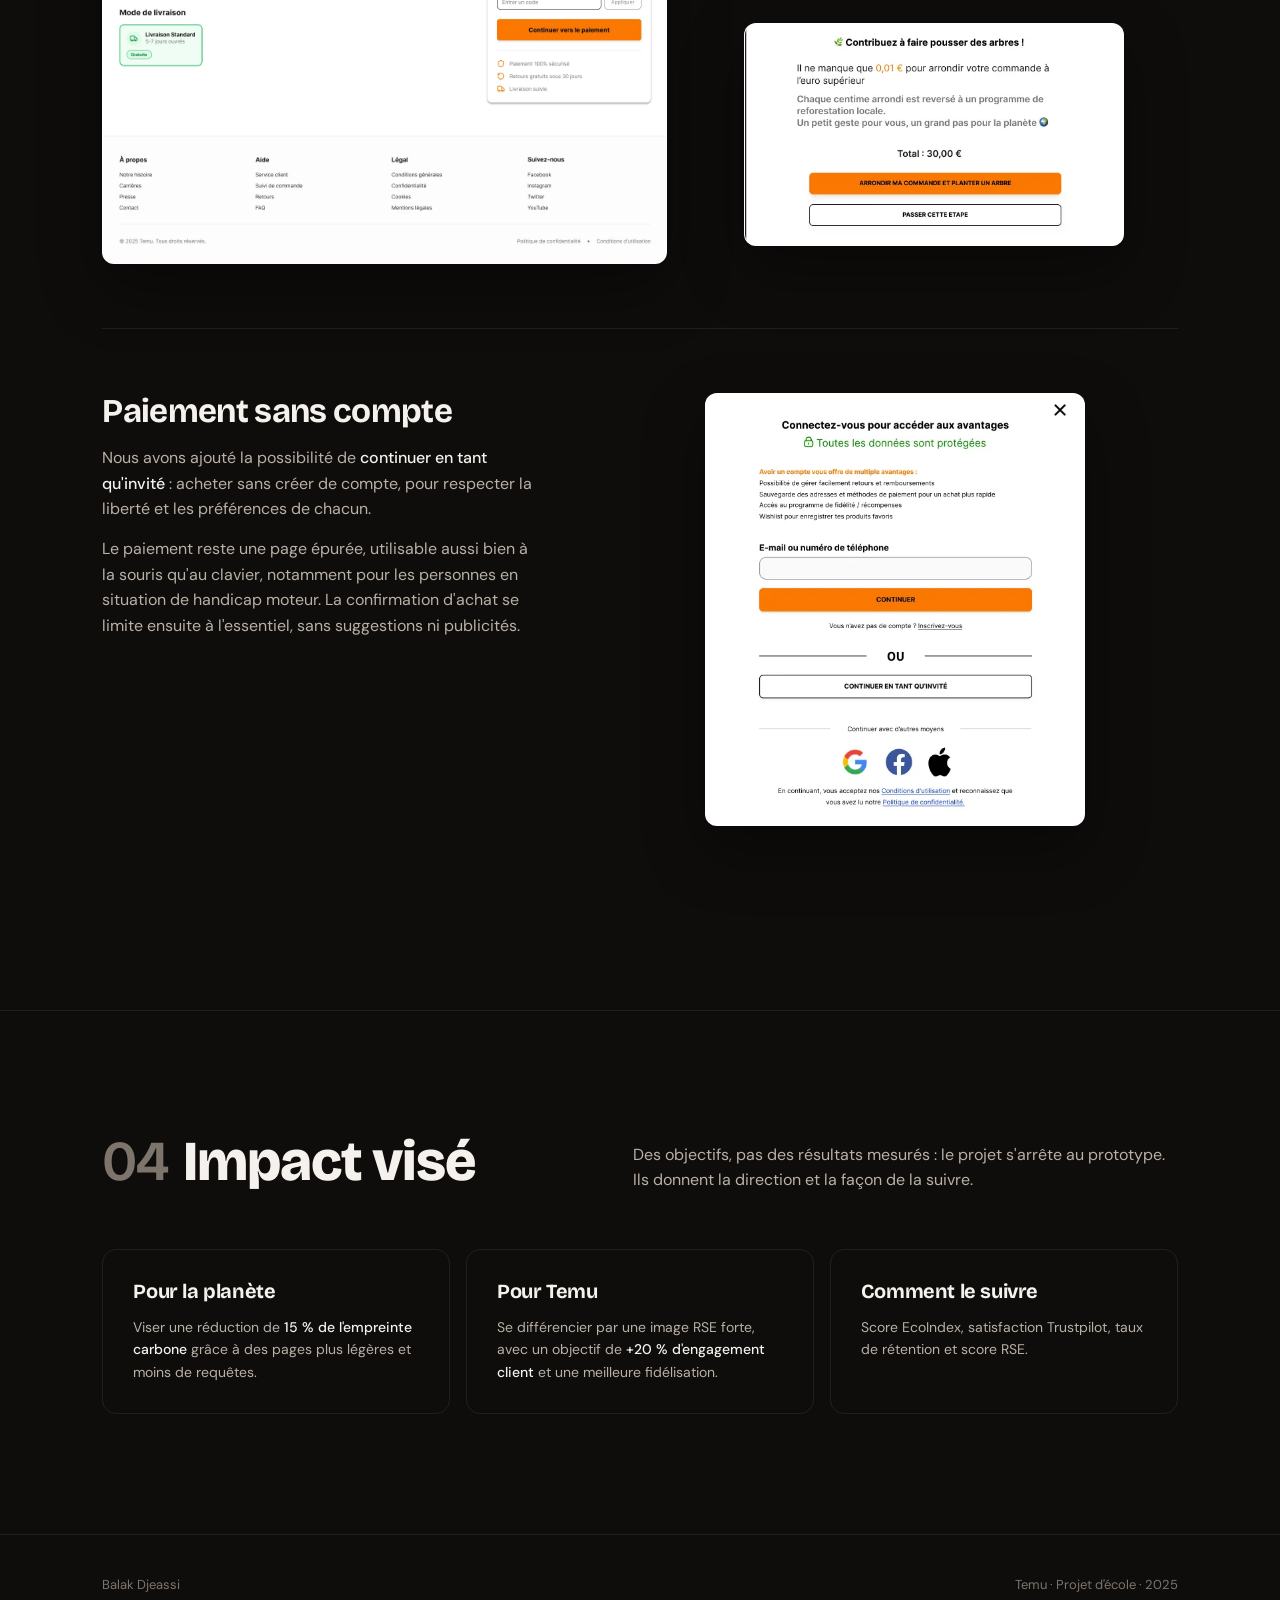
<file: portfolio/temu/index.html>
<!DOCTYPE html>
<html lang="fr">
<head>
  <meta charset="UTF-8"/>
  <meta name="viewport" content="width=device-width, initial-scale=1.0"/>
  <title>Temu · Balak Djeassi</title>
  <link rel="preconnect" href="https://fonts.googleapis.com"/>
  <link rel="preconnect" href="https://fonts.gstatic.com" crossorigin/>
  <link href="https://fonts.googleapis.com/css2?family=Bricolage+Grotesque:opsz,wght@12..96,500;12..96,600;12..96,700;12..96,800&family=DM+Sans:opsz,wght@9..40,400;9..40,500&display=swap" rel="stylesheet"/>
  <style>
    *, *::before, *::after { margin: 0; padding: 0; box-sizing: border-box; }
    :root {
      --orange: #fb7701;
      --bg: #0f0d0c; --surface: #181513;
      --line: rgba(255,255,255,0.08);
      --text: #f5f1ec; --text-2: #b9b0a6; --text-3: #7d746b;
      --ease: cubic-bezier(0.16,1,0.3,1);
    }
    html { scroll-behavior: smooth; }
    body { background: var(--bg); color: var(--text); font-family: 'DM Sans', sans-serif; overflow-x: hidden; line-height: 1.6; }
    a { color: inherit; }
    h1, h2, h3, h4 { font-family: 'Bricolage Grotesque', sans-serif; letter-spacing: -0.02em; line-height: 1.1; }
    strong { color: var(--text); font-weight: 500; }

    /* ── NAV ── */
    .cs-nav { position: fixed; top: 0; left: 0; right: 0; z-index: 100; padding: 20px 8vw; background: linear-gradient(180deg, rgba(15,13,12,0.95), transparent); backdrop-filter: blur(12px); }
    .cs-back { display: inline-flex; align-items: center; gap: 10px; font: 600 13px 'Bricolage Grotesque'; color: var(--text-2); text-decoration: none; border: 1px solid var(--line); padding: 8px 18px; border-radius: 100px; background: rgba(255,255,255,0.04); transition: color 0.2s, border-color 0.2s; }
    .cs-back:hover { color: var(--text); border-color: rgba(255,255,255,0.2); }

    /* ── HERO ── */
    .hero { display: grid; grid-template-columns: 1fr 1.25fr; gap: 6vw; align-items: center; padding: 140px 8vw 80px; min-height: 92vh; }
    .hero h1 { font-weight: 800; font-size: clamp(72px, 10vw, 150px); line-height: 0.9; letter-spacing: -0.04em; color: var(--orange); margin-bottom: 28px; }
    .hero p { font-size: clamp(17px, 1.6vw, 21px); color: var(--text-2); max-width: 480px; margin-bottom: 36px; }
    .btn { display: inline-flex; align-items: center; gap: 10px; padding: 14px 26px; border-radius: 100px; background: var(--orange); color: #fff; font: 700 14px 'Bricolage Grotesque'; text-decoration: none; transition: transform 0.25s var(--ease); }
    .btn:hover { transform: translateY(-2px); }
    .hero-shot { border-radius: 12px; overflow: hidden; border: 1px solid var(--line); box-shadow: 0 30px 80px rgba(0,0,0,0.5); aspect-ratio: 1432 / 1000; background: #fff; }
    .hero-shot img { width: 100%; display: block; }

    /* ── BRIEF ── */
    .brief { display: grid; grid-template-columns: repeat(4, 1fr); border-top: 1px solid var(--line); border-bottom: 1px solid var(--line); }
    .brief div { padding: 32px 8vw 32px 0; }
    .brief div:first-child { padding-left: 8vw; }
    .brief dt { font-size: 12px; color: var(--text-3); margin-bottom: 8px; }
    .brief dd { font: 600 15px/1.45 'Bricolage Grotesque'; }

    /* ── SECTIONS ── */
    .sec { padding: 120px 8vw; border-top: 1px solid var(--line); }
    .sec-head { display: grid; grid-template-columns: 1fr 1.2fr; gap: 6vw; margin-bottom: 56px; align-items: end; }
    .sec-head h2 { font-weight: 800; font-size: clamp(34px, 4.4vw, 58px); }
    .sec-head h2 span { color: var(--text-3); font-weight: 600; margin-right: 14px; }
    .sec-head p { color: var(--text-2); font-size: 16px; }

    /* Chiffres clés */
    .stats { display: grid; grid-template-columns: repeat(3, 1fr); gap: 16px; margin-bottom: 64px; }
    .stat { padding: 30px; border: 1px solid var(--line); border-radius: 14px; background: var(--surface); }
    .stat b { display: block; font: 800 clamp(44px, 5vw, 68px)/1 'Bricolage Grotesque'; letter-spacing: -0.03em; color: var(--orange); margin-bottom: 12px; }
    .stat b small { font-size: 0.45em; color: var(--text-3); font-weight: 600; }
    .stat p { color: var(--text-2); font-size: 14px; }

    /* Tableau d'analyse */
    .tbl-wrap { overflow-x: auto; }
    table { width: 100%; min-width: 820px; border-collapse: collapse; font-size: 14px; }
    th { text-align: left; font-weight: 500; font-size: 12px; color: var(--text-3); padding: 0 16px 12px 0; border-bottom: 1px solid rgba(255,255,255,0.18); }
    td { padding: 16px 16px 16px 0; border-bottom: 1px solid var(--line); vertical-align: top; color: var(--text-2); }
    td:first-child { color: var(--text); white-space: nowrap; }
    td:nth-child(2) { color: var(--text); }
    td:nth-child(3) { white-space: nowrap; }
    .note { margin-top: 18px; font-size: 13px; color: var(--text-3); }

    /* Piliers */
    .pillars { display: grid; grid-template-columns: repeat(4, 1fr); gap: 16px; }
    .pillar { padding: 28px; border-top: 3px solid var(--orange); background: var(--surface); border-radius: 0 0 14px 14px; }
    .pillar h3 { font-size: 22px; margin-bottom: 10px; }
    .pillar p { color: var(--text-2); font-size: 14px; }

    /* Écrans de la refonte */
    .screen { display: grid; grid-template-columns: 1.3fr 1fr; gap: 6vw; align-items: start; padding: 64px 0; border-bottom: 1px solid var(--line); }
    .screen:last-child { border-bottom: 0; }
    .screen.flip { grid-template-columns: 1fr 1.3fr; }
    .screen.flip .shot { order: 2; }
    .shot { border-radius: 12px; overflow: hidden; border: 1px solid var(--line); background: #fff; box-shadow: 0 24px 60px rgba(0,0,0,0.4); }
    .shot img { width: 100%; display: block; }
    .shot.crop { max-height: 620px; overflow-y: auto; scrollbar-width: thin; }
    .shot.small { max-width: 380px; justify-self: center; }
    .screen .txt { position: sticky; top: 110px; }
    .screen h3 { font-size: clamp(26px, 2.6vw, 36px); margin-bottom: 16px; }
    .screen p { color: var(--text-2); margin-bottom: 14px; }
    .screen ul { list-style: none; display: grid; gap: 10px; margin-top: 18px; }
    .screen li { position: relative; padding-left: 20px; color: var(--text-2); font-size: 15px; }
    .screen li::before { content: ''; position: absolute; left: 2px; top: 0.62em; width: 6px; height: 6px; border-radius: 1px; background: var(--orange); }
    .hint { font-size: 12px; color: var(--text-3); margin-top: 10px; }

    /* Impact */
    .goals { display: grid; grid-template-columns: repeat(3, 1fr); gap: 16px; }
    .goal { padding: 30px; border: 1px solid var(--line); border-radius: 14px; }
    .goal h3 { font-size: 20px; margin-bottom: 14px; }
    .goal p { color: var(--text-2); font-size: 14px; }

    footer { border-top: 1px solid var(--line); padding: 40px 8vw; display: flex; justify-content: space-between; font-size: 13px; color: var(--text-3); }

    /* ── RESPONSIVE ── */
    @media (max-width: 1023px) {
      .hero { grid-template-columns: 1fr; min-height: auto; padding-top: 120px; }
      .brief { grid-template-columns: repeat(2, 1fr); }
      .brief div, .brief div:first-child { padding: 24px 0 24px 8vw; }
      .sec { padding: 88px 8vw; }
      .sec-head { grid-template-columns: 1fr; gap: 16px; margin-bottom: 40px; }
      .stats { grid-template-columns: 1fr; }
      .pillars { grid-template-columns: repeat(2, 1fr); }
      .screen, .screen.flip { grid-template-columns: 1fr; gap: 28px; padding: 48px 0; }
      .screen.flip .shot { order: 0; }
      .screen .txt { position: static; }
      .goals { grid-template-columns: 1fr; }
    }
    @media (max-width: 600px) {
      .cs-nav { padding: 14px 6vw; }
      .hero { padding: 104px 8vw 56px; }
      .pillars { grid-template-columns: 1fr; }
      .shot.crop { max-height: 480px; }
      footer { flex-direction: column; gap: 6px; text-align: center; }
    }
  </style>
</head>
<body>

  <nav class="cs-nav">
    <a href="../index.html" class="cs-back">
      <svg width="14" height="14" viewBox="0 0 24 24" fill="none" stroke="currentColor" stroke-width="2.5"><path d="M19 12H5M12 5l-7 7 7 7"/></svg>
      Retour au portfolio
    </a>
  </nav>

  <!-- Hero -->
  <header class="hero">
    <div>
      <h1>Temu</h1>
      <p>Repenser un géant de l'e-commerce pour allier <strong>accessibilité, éthique et durabilité</strong>, sans renoncer à ce qui fait son succès.</p>
      <a class="btn" href="https://www.figma.com/proto/cETDglQnUmE6jDF9pDhQvp/Temu-Prototype" target="_blank" rel="noopener">
        Voir le prototype
        <svg width="14" height="14" viewBox="0 0 24 24" fill="none" stroke="currentColor" stroke-width="2.5"><path d="M7 17L17 7M8 7h9v9"/></svg>
      </a>
    </div>
    <div class="hero-shot"><img src="accueil.webp" alt="Page d'accueil repensée de Temu"/></div>
  </header>

  <dl class="brief">
    <div><dt>Contexte</dt><dd>Projet d'école<br/>IIM Digital School · 2025</dd></div>
    <div><dt>Équipe</dt><dd>Lysandre Cahuzac, Allan Chanou,<br/>Axel Benhamou et moi</dd></div>
    <div><dt>Outils</dt><dd>FigJam, Figma,<br/>EcoIndex, WAVE (AIM)</dd></div>
    <div><dt>Livrables</dt><dd>Audit, prototype Figma,<br/>présentation</dd></div>
  </dl>

  <!-- 01 Constat -->
  <section class="sec">
    <div class="sec-head">
      <h2><span>01</span>Le constat</h2>
      <p>Temu séduit par ses prix, mais son modèle soulève de vraies limites environnementales, sociales et éthiques. Nous avons audité le parcours d'achat actuel sous trois angles : l'éco-conception, l'accessibilité et l'éthique commerciale.</p>
    </div>

    <div class="stats">
      <div class="stat"><b>6<small> /100</small></b><p><strong>EcoIndex de la page d'accueil (note G).</strong> 6,3 Mo par page, plus de 3 500 éléments et 311 requêtes serveur, là où la cible est de 1 Mo, 600 éléments et 40 requêtes.</p></div>
      <div class="stat"><b>4,2<small> /10</small></b><p><strong>Score d'accessibilité AIM.</strong> 45 problèmes de contraste, 60 alertes et un site qui devient difficile à utiliser zoomé à 200 %.</p></div>
      <div class="stat"><b>2,1<small> /5</small></b><p><strong>Note Trustpilot sur plus de 43 000 avis.</strong> Délais de livraison, produits non conformes, publicités jugées mensongères : la confiance est entamée.</p></div>
    </div>

    <div class="tbl-wrap">
      <table>
        <thead><tr><th>Étape</th><th>Problème constaté</th><th>Type</th><th>Impact principal</th></tr></thead>
        <tbody>
          <tr><td>Accueil</td><td>Bombardement d'informations (promos, livraison gratuite, vendeur vedette, Black Friday)</td><td>UX · Écologie</td><td>Surcharge cognitive et visuelle, incitation à l'achat</td></tr>
          <tr><td>Accueil</td><td>Informations non structurées, prix et promotions mis en avant</td><td>UX · Accessibilité</td><td>Lecture difficile, perte de repères</td></tr>
          <tr><td>Accueil</td><td>Couleurs très vives, mal perçues par les personnes daltoniennes ou DYS</td><td>Accessibilité</td><td>Illisibilité, exclusion d'une partie des utilisateurs</td></tr>
          <tr><td>Accueil</td><td>Temps de chargement global trop long</td><td>Écologie · Performance</td><td>Expérience ralentie, empreinte carbone accrue</td></tr>
          <tr><td>Produit</td><td>Absence d'informations sur la durabilité et l'origine des produits</td><td>Éthique · Écologie</td><td>Manque de transparence, choix non éclairé</td></tr>
          <tr><td>Produit</td><td>Impossible de revenir en arrière (ouvre une nouvelle fenêtre)</td><td>UX · Technique</td><td>Rupture du parcours, frustration</td></tr>
          <tr><td>Panier</td><td>Pop-up imposant un minimum d'achat de 20 €</td><td>Dark pattern</td><td>Incitation abusive à augmenter le panier</td></tr>
          <tr><td>Panier</td><td>Multiplication d'étapes et de boutons secondaires</td><td>UX</td><td>Parcours confus, perte de confiance</td></tr>
          <tr><td>Global</td><td>Scroll infini et images partout, sur toutes les pages</td><td>UX · Écologie</td><td>Achat impulsif, consommation de ressources</td></tr>
        </tbody>
      </table>
    </div>
    <p class="note">Extrait de notre grille d'analyse (FigJam).</p>
  </section>

  <!-- 02 Piliers -->
  <section class="sec">
    <div class="sec-head">
      <h2><span>02</span>Nos quatre piliers</h2>
      <p>Plutôt que d'ajouter des fonctionnalités, nous avons retiré ce qui pousse à l'achat impulsif et remis l'utilisateur en contrôle. Chaque décision de la refonte répond à l'un de ces piliers.</p>
    </div>
    <div class="pillars">
      <div class="pillar"><h3>Éco-conception</h3><p>Réduire les impacts dès la conception : pages plus légères, moins d'images, fin du scroll infini.</p></div>
      <div class="pillar"><h3>Éthique</h3><p>Transparence sur les produits, promotions informatives plutôt que persuasives, aucun dark pattern.</p></div>
      <div class="pillar"><h3>Accessibilité</h3><p>Concevoir pour tous les handicaps (daltonisme, cécité, mobilité réduite) et viser la conformité RGAA / WCAG.</p></div>
      <div class="pillar"><h3>Inclusion</h3><p>Concevoir pour tous les publics, quels que soient le genre, l'origine ou la couleur de peau.</p></div>
    </div>
  </section>

  <!-- 03 Refonte -->
  <section class="sec">
    <div class="sec-head">
      <h2><span>03</span>La refonte</h2>
      <p>Nous avons redessiné tout le parcours d'achat, de l'accueil à la confirmation de commande.</p>
    </div>

    <div class="screen">
      <div class="shot crop"><img src="accueil.webp" alt="Accueil repensé" loading="lazy"/></div>
      <div class="txt">
        <h3>Accueil</h3>
        <p>Redonner de la respiration à la page : fini la succession de produits sans lien, place à une <strong>sélection claire et raisonnée</strong> et à des catégories mieux hiérarchisées.</p>
        <ul>
          <li><strong>Nos produits vedettes</strong> : une sélection personnalisée.</li>
          <li><strong>Seconde vie</strong> : des produits reconditionnés, réparables ou recyclables mis en avant, pour sensibiliser à des achats plus durables.</li>
        </ul>
        <p class="hint">Faites défiler la capture pour voir toute la page.</p>
      </div>
    </div>

    <div class="screen flip">
      <div class="shot"><img src="categories.webp" alt="Menu des catégories" loading="lazy"/></div>
      <div class="txt">
        <h3>Menu des catégories</h3>
        <p>Au survol de « Catégories », toutes les catégories s'affichent de manière simple et lisible.</p>
        <p>Nous avons <strong>supprimé les images</strong> qui accompagnaient chaque catégorie : elles surchargeaient la page et alourdissaient son chargement.</p>
      </div>
    </div>

    <div class="screen">
      <div class="shot crop"><img src="produit.webp" alt="Fiche produit" loading="lazy"/></div>
      <div class="txt">
        <h3>Fiche produit</h3>
        <p>Une fiche pensée pour une <strong>lecture claire et responsable</strong>.</p>
        <ul>
          <li>Les éléments trop commerciaux (Black Friday, « plus que quelques articles ») sont supprimés. Seule la promotion réelle reste, présentée de façon informative.</li>
          <li>Chaque couleur est accompagnée d'un texte, pour les personnes daltoniennes.</li>
          <li>Description, livraison et avis sont clairement séparés, et les contenus réorganisés pour la navigation au clavier.</li>
          <li>Une section <strong>Produits similaires</strong> remplace le scroll infini.</li>
        </ul>
      </div>
    </div>

    <div class="screen flip">
      <div class="shot small"><img src="panier.webp" alt="Panier en panneau latéral" loading="lazy"/></div>
      <div class="txt">
        <h3>Panier latéral</h3>
        <p>Le panier devient un <strong>panneau latéral</strong> accessible à tout moment depuis le header, pour consulter ses articles sans quitter la page.</p>
        <p>Il se ferme en un clic grâce à une croix bien visible : une navigation plus fluide et moins intrusive que sur le site actuel, où le panier occupe une partie de l'écran sans pouvoir être masqué.</p>
      </div>
    </div>

    <div class="screen">
      <div class="shot"><img src="commande.webp" alt="Page commande et livraison" loading="lazy"/></div>
      <div class="txt">
        <h3>Commande et arrondi solidaire</h3>
        <p>Une interface épurée, centrée sur l'essentiel : prix, livraison et quantité.</p>
        <p>Un <strong>bouton d'arrondi solidaire</strong> permet de compléter le total à l'euro supérieur, la différence étant reversée à un projet de reforestation locale. Discret et non intrusif, il laisse à l'utilisateur le <strong>choix libre</strong> d'y participer.</p>
        <div class="shot small" style="margin-top:20px"><img src="arrondi.webp" alt="Pop-up d'arrondi solidaire" loading="lazy"/></div>
      </div>
    </div>

    <div class="screen flip">
      <div class="shot small"><img src="connexion.webp" alt="Connexion ou achat en invité" loading="lazy"/></div>
      <div class="txt">
        <h3>Paiement sans compte</h3>
        <p>Nous avons ajouté la possibilité de <strong>continuer en tant qu'invité</strong> : acheter sans créer de compte, pour respecter la liberté et les préférences de chacun.</p>
        <p>Le paiement reste une page épurée, utilisable aussi bien à la souris qu'au clavier, notamment pour les personnes en situation de handicap moteur. La confirmation d'achat se limite ensuite à l'essentiel, sans suggestions ni publicités.</p>
      </div>
    </div>
  </section>

  <!-- 04 Impact -->
  <section class="sec">
    <div class="sec-head">
      <h2><span>04</span>Impact visé</h2>
      <p>Des objectifs, pas des résultats mesurés : le projet s'arrête au prototype. Ils donnent la direction et la façon de la suivre.</p>
    </div>
    <div class="goals">
      <div class="goal"><h3>Pour la planète</h3><p>Viser une réduction de <strong>15 % de l'empreinte carbone</strong> grâce à des pages plus légères et moins de requêtes.</p></div>
      <div class="goal"><h3>Pour Temu</h3><p>Se différencier par une image RSE forte, avec un objectif de <strong>+20 % d'engagement client</strong> et une meilleure fidélisation.</p></div>
      <div class="goal"><h3>Comment le suivre</h3><p>Score EcoIndex, satisfaction Trustpilot, taux de rétention et score RSE.</p></div>
    </div>
  </section>

  <footer>
    <span>Balak Djeassi</span>
    <span>Temu · Projet d'école · 2025</span>
  </footer>

</body>
</html>
</file>
